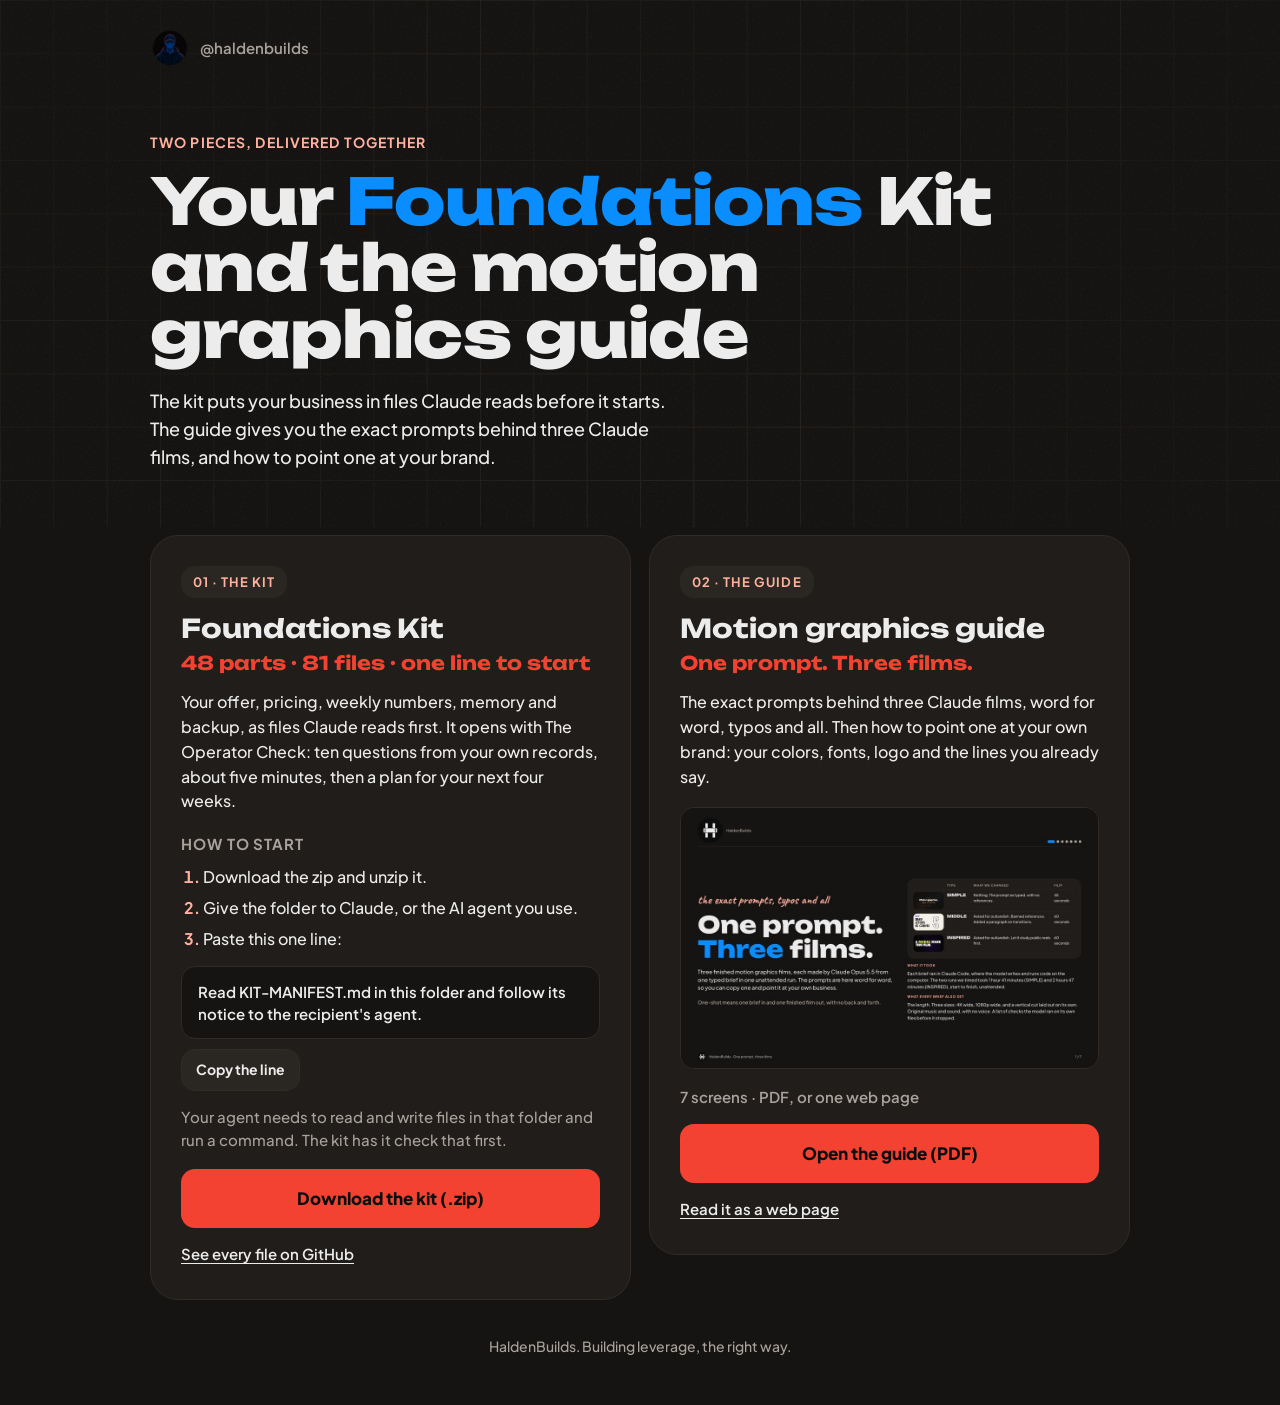
<file: index.html>
<!doctype html>
<html lang="en">
<head>
<meta charset="utf-8">
<meta name="viewport" content="width=device-width, initial-scale=1">
<title>HaldenBuilds</title>
<meta http-equiv="refresh" content="0; url=foundations/">
<link rel="canonical" href="https://haldenbuilds.github.io/foundations/">
<style>
@font-face { font-family: "Plus Jakarta Sans"; src: url("foundations/fonts/PlusJakartaSans-wght.ttf") format("truetype"); font-weight: 200 800; font-display: swap; }
body { margin: 0; padding: 40px 20px; background: #161412; color: #ECECEC; font-family: "Plus Jakarta Sans"; font-weight: 600; font-size: 17px; }
a { color: #ECECEC; }
</style>
</head>
<body>
<p><a href="foundations/">Foundations Kit + motion graphics guide</a></p>
</body>
</html>
</file>
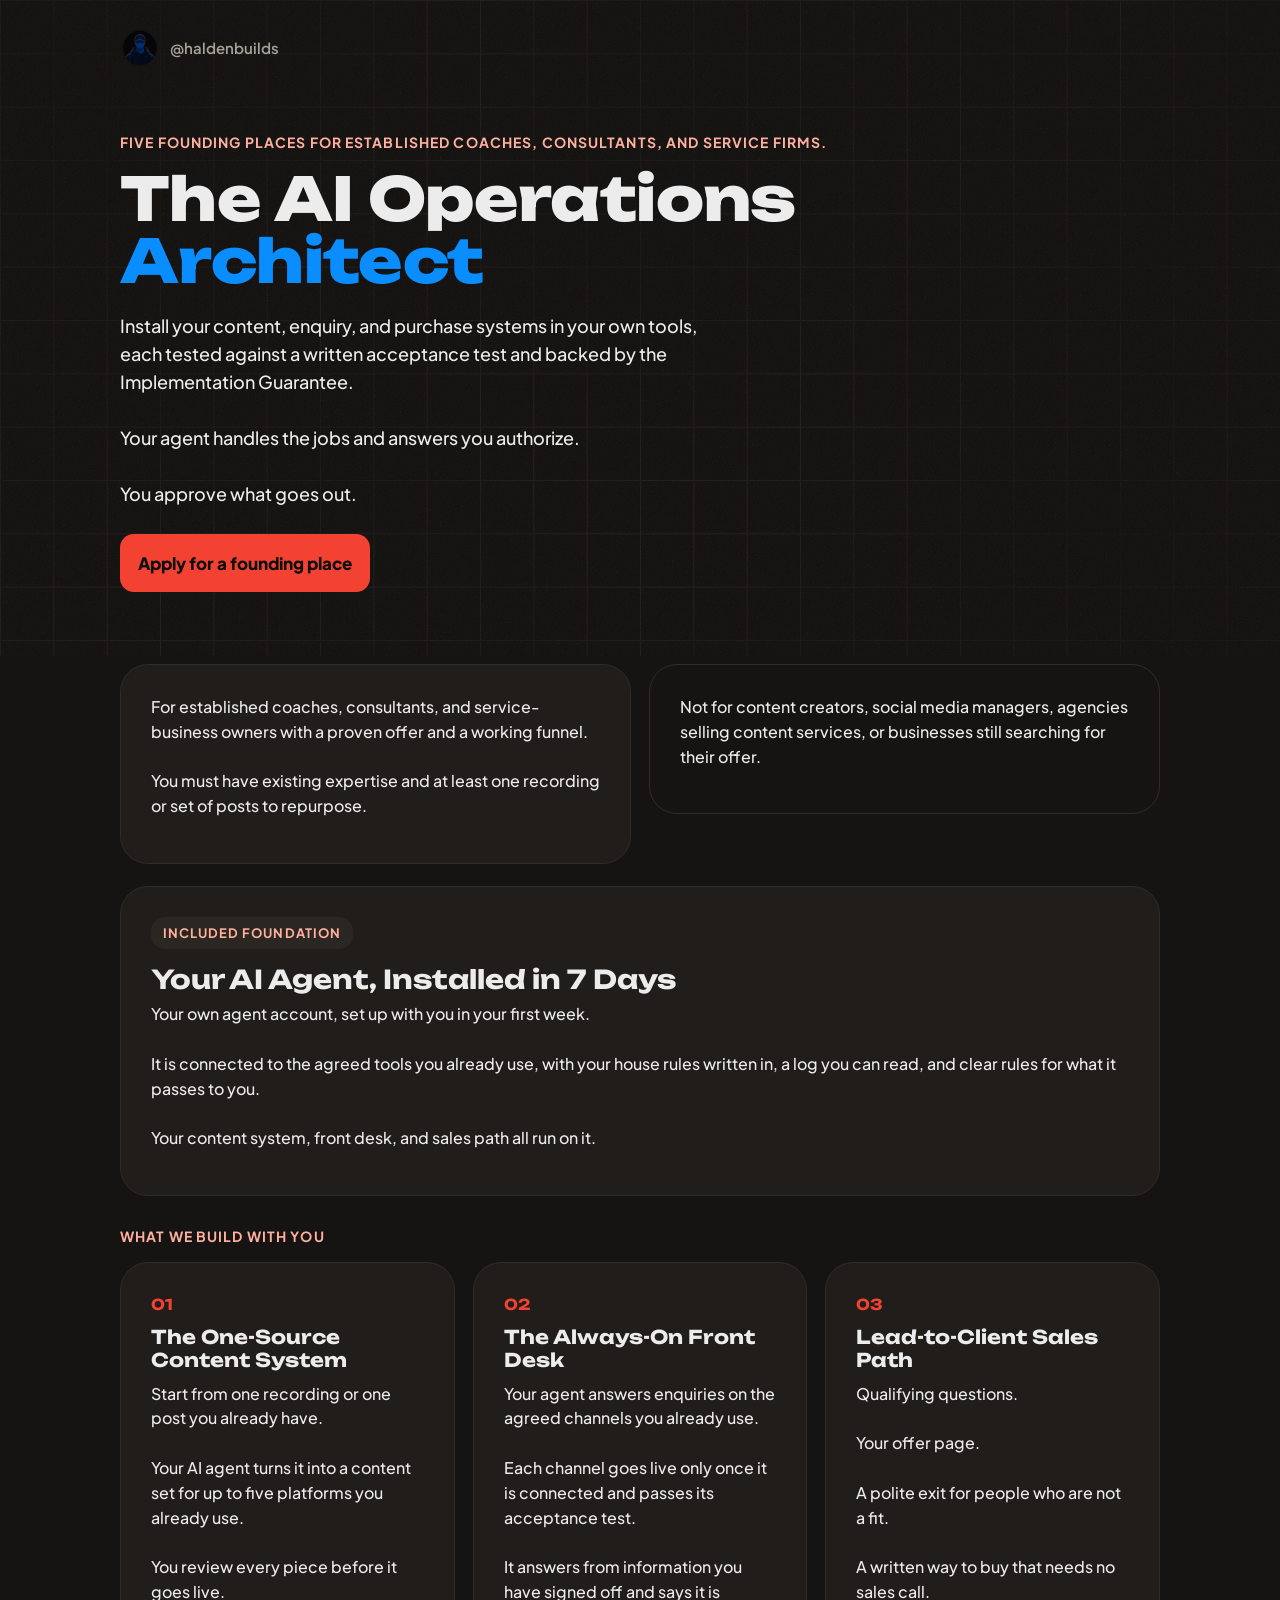
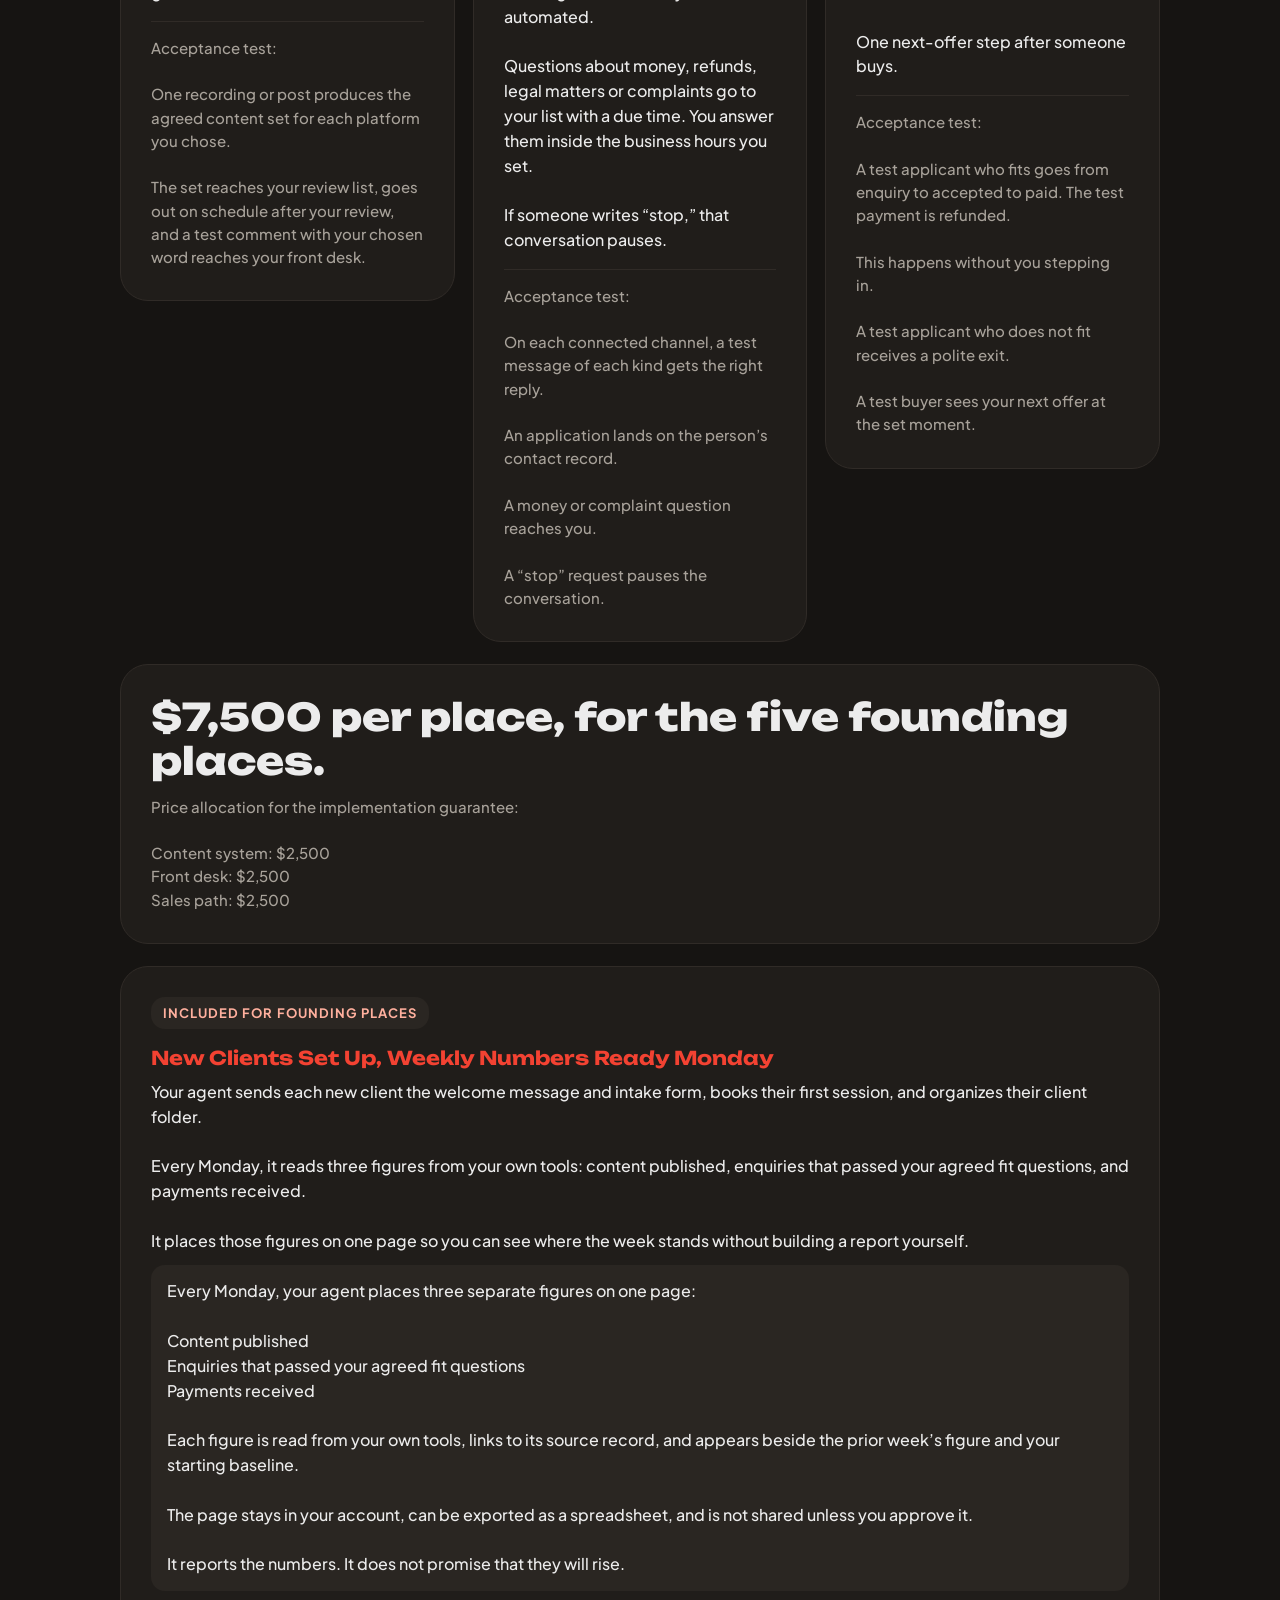
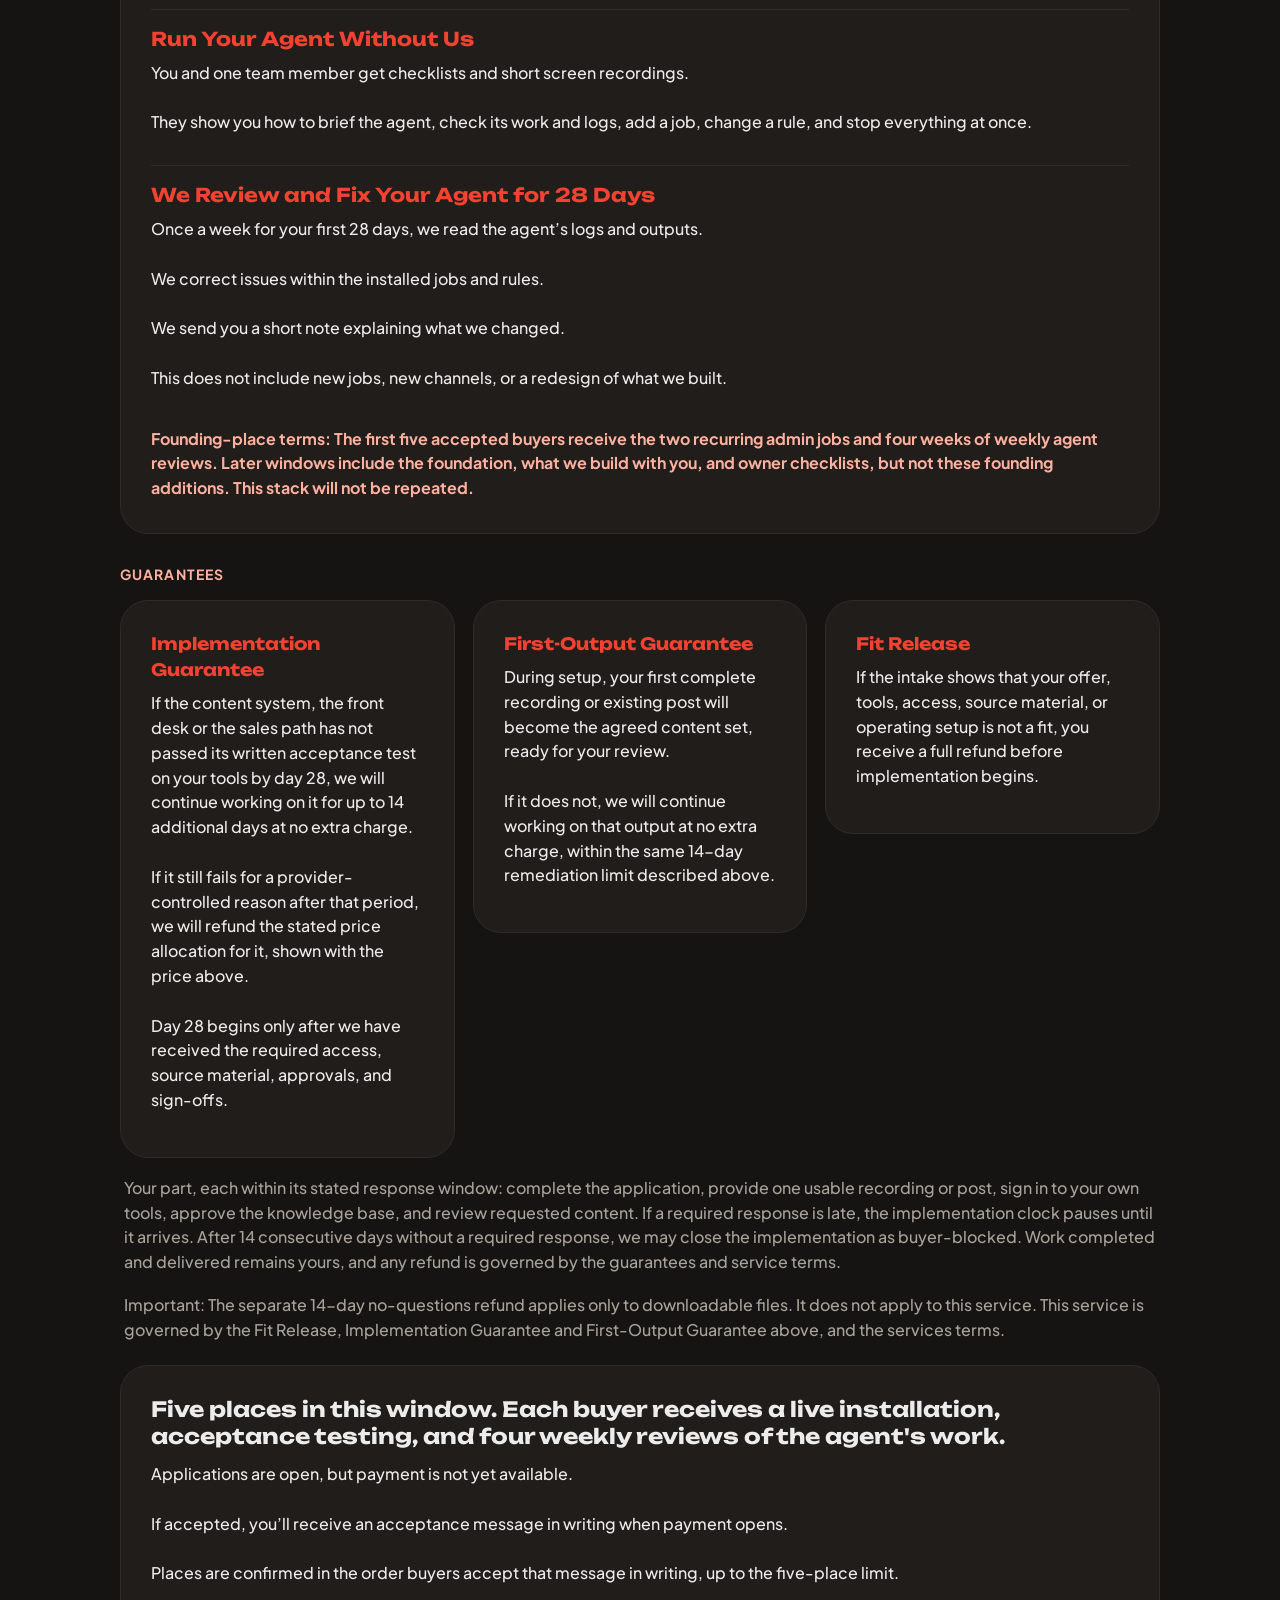
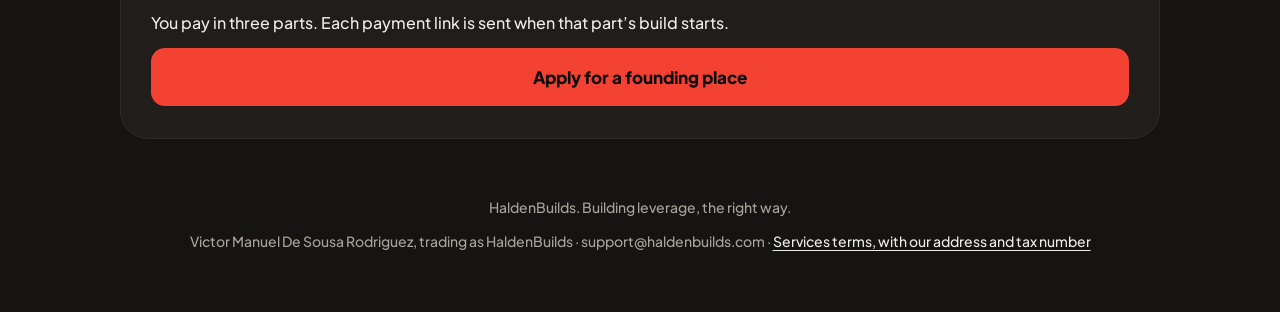
<file: architect-y3nbwjnwsmfk/index.html>
<!doctype html>
<html lang="en">
<head>
<meta charset="utf-8">
<meta name="viewport" content="width=device-width, initial-scale=1">
<meta name="robots" content="noindex, nofollow">
<meta name="hb-build" content="release">
<title data-sid="A-01">The AI Operations Architect</title>
<meta name="description" content="Install your content, enquiry, and purchase systems in your own tools, each tested against a written acceptance test and backed by the Implementation Guarantee. Your agent handles the jobs and answers you authorize. You approve what goes out." data-sid="A-02">
<meta property="og:title" content="The AI Operations Architect" data-sid="A-01">
<meta property="og:description" content="Install your content, enquiry, and purchase systems in your own tools, each tested against a written acceptance test and backed by the Implementation Guarantee. Your agent handles the jobs and answers you authorize. You approve what goes out." data-sid="A-02">
<meta name="theme-color" content="#161412">
<link rel="stylesheet" href="assets/site.css">

<script src="assets/apply.js" defer></script>
</head>
<body>
<header class="hero"><div class="wrap">
  <div class="who"><img src="assets/haldenbuilds.png" alt="" width="40" height="40"><span data-sid="X-WHO">@haldenbuilds</span></div>
  <p class="eyebrow" data-sid="A-41">Five founding places for established coaches, consultants, and service firms.</p>
  <h1 data-sid="A-01">The AI Operations <span class="a3">Architect</span></h1>
  <p class="lead" data-sid="A-02">Install your content, enquiry, and purchase systems in your own tools, each tested against a written acceptance test and backed by the Implementation Guarantee.<br>
<br>
Your agent handles the jobs and answers you authorize.<br>
<br>
You approve what goes out.</p>
  <a class="btn" id="apply-hero" href="https://tally.so/r/5XKLxP" rel="noopener noreferrer" data-closes="" data-sid="A-39">Apply for a founding place</a>
</div></header>
<main><div class="wrap">

  <section class="grid2" id="fit">
    <div class="plate"><p data-sid="A-03">For established coaches, consultants, and service-business owners with a proven offer and a working funnel.<br>
<br>
You must have existing expertise and at least one recording or set of posts to repurpose.</p></div>
    <div class="plate plate-quiet"><p data-sid="A-04">Not for content creators, social media managers, agencies selling content services, or businesses still searching for their offer.</p></div>
  </section>

  <section class="plate" id="foundation">
    <span class="chip" data-sid="A-05">Included foundation</span>
    <h2 data-sid="A-06">Your AI Agent, Installed in 7 Days</h2>
    <p data-sid="A-07">Your own agent account, set up with you in your first week.<br>
<br>
It is connected to the agreed tools you already use, with your house rules written in, a log you can read, and clear rules for what it passes to you.<br>
<br>
Your content system, front desk, and sales path all run on it.</p>
  </section>

  <section id="builds">
    <p class="label" data-sid="A-08">What we build with you</p>
    <div class="grid3 builds">
      <article class="plate">
        <h3 data-sid="A-09">The One-Source Content System</h3>
        <p data-sid="A-10">Start from one recording or one post you already have.<br>
<br>
Your AI agent turns it into a content set for up to five platforms you already use.<br>
<br>
You review every piece before it goes live.</p>
        <p class="test" data-sid="A-11">Acceptance test:<br>
<br>
One recording or post produces the agreed content set for each platform you chose.<br>
<br>
The set reaches your review list, goes out on schedule after your review, and a test comment with your chosen word reaches your front desk.</p>
      </article>
      <article class="plate">
        <h3 data-sid="A-12">The Always-On Front Desk</h3>
        <p data-sid="A-13">Your agent answers enquiries on the agreed channels you already use.<br>
<br>
Each channel goes live only once it is connected and passes its acceptance test.<br>
<br>
It answers from information you have signed off and says it is automated.<br>
<br>
Questions about money, refunds, legal matters or complaints go to your list with a due time. You answer them inside the business hours you set.<br>
<br>
If someone writes “stop,” that conversation pauses.</p>
        <p class="test" data-sid="A-14">Acceptance test:<br>
<br>
On each connected channel, a test message of each kind gets the right reply.<br>
<br>
An application lands on the person’s contact record.<br>
<br>
A money or complaint question reaches you.<br>
<br>
A “stop” request pauses the conversation.</p>
      </article>
      <article class="plate">
        <h3 data-sid="A-15">Lead-to-Client Sales Path</h3>
        <p data-sid="A-16">Qualifying questions.<br>
<br>
Your offer page.<br>
<br>
A polite exit for people who are not a fit.<br>
<br>
A written way to buy that needs no sales call.<br>
<br>
One next-offer step after someone buys.</p>
        <p class="test" data-sid="A-17">Acceptance test:<br>
<br>
A test applicant who fits goes from enquiry to accepted to paid. The test payment is refunded.<br>
<br>
This happens without you stepping in.<br>
<br>
A test applicant who does not fit receives a polite exit.<br>
<br>
A test buyer sees your next offer at the set moment.</p>
      </article>
    </div>
  </section>

  <section class="plate price" id="price">
    <p class="price-line" data-sid="A-18"><span class="fill" data-fill="currency">$</span>7,500 per place, for the five founding places.</p>
    <p class="note" data-sid="A-40">Price allocation for the implementation guarantee:<br>
<br>
Content system: <span class="fill" data-fill="part">$2,500</span><br>
Front desk: <span class="fill" data-fill="part">$2,500</span><br>
Sales path: <span class="fill" data-fill="part">$2,500</span></p>
  </section>

  <section class="plate" id="founding">
    <span class="chip" data-sid="A-19">Included for founding places</span>
    <div class="bonus">
      <h3 data-sid="A-20">New Clients Set Up, Weekly Numbers Ready Monday</h3>
      <p data-sid="A-21">Your agent sends each new client the welcome message and intake form, books their first session, and organizes their client folder.<br>
<br>
Every Monday, it reads three figures from your own tools: content published, enquiries that passed your agreed fit questions, and payments received.<br>
<br>
It places those figures on one page so you can see where the week stands without building a report yourself.</p>
      <p class="monday" data-sid="A-38">Every Monday, your agent places three separate figures on one page:<br>
<br>
Content published<br>
Enquiries that passed your agreed fit questions<br>
Payments received<br>
<br>
Each figure is read from your own tools, links to its source record, and appears beside the prior week’s figure and your starting baseline.<br>
<br>
The page stays in your account, can be exported as a spreadsheet, and is not shared unless you approve it.<br>
<br>
It reports the numbers. It does not promise that they will rise.</p>
    </div>
    <div class="bonus">
      <h3 data-sid="A-22">Run Your Agent Without Us</h3>
      <p data-sid="A-23">You and one team member get checklists and short screen recordings.<br>
<br>
They show you how to brief the agent, check its work and logs, add a job, change a rule, and stop everything at once.</p>
    </div>
    <div class="bonus">
      <h3 data-sid="A-24">We Review and Fix Your Agent for 28 Days</h3>
      <p data-sid="A-25">Once a week for your first 28 days, we read the agent’s logs and outputs.<br>
<br>
We correct issues within the installed jobs and rules.<br>
<br>
We send you a short note explaining what we changed.<br>
<br>
This does not include new jobs, new channels, or a redesign of what we built.</p>
    </div>
    <p class="rule" data-sid="A-37">Founding-place terms: The first five accepted buyers receive the two recurring admin jobs and four weeks of weekly agent reviews. Later windows include the foundation, what we build with you, and owner checklists, but not these founding additions. This stack will not be repeated.</p>
  </section>

  <section id="guarantees">
    <p class="label" data-sid="A-26">Guarantees</p>
    <div class="grid3">
      <div class="plate"><span class="g-l" data-sid="A-27">Implementation Guarantee</span><p data-sid="A-28">If the content system, the front desk or the sales path has not passed its written acceptance test on your tools by day 28, we will continue working on it for up to 14 additional days at no extra charge.<br>
<br>
If it still fails for a provider-controlled reason after that period, we will refund the stated price allocation for it, shown with the price above.<br>
<br>
Day 28 begins only after we have received the required access, source material, approvals, and sign-offs.</p></div>
      <div class="plate"><span class="g-l" data-sid="A-29">First-Output Guarantee</span><p data-sid="A-30">During setup, your first complete recording or existing post will become the agreed content set, ready for your review.<br>
<br>
If it does not, we will continue working on that output at no extra charge, within the same 14-day remediation limit described above.</p></div>
      <div class="plate"><span class="g-l" data-sid="A-31">Fit Release</span><p data-sid="A-32">If the intake shows that your offer, tools, access, source material, or operating setup is not a fit, you receive a full refund before implementation begins.</p></div>
    </div>
    <p class="cond" data-sid="A-33">Your part, each within its stated response window: complete the application, provide one usable recording or post, sign in to your own tools, approve the knowledge base, and review requested content. If a required response is late, the implementation clock pauses until it arrives. After 14 consecutive days without a required response, we may close the implementation as buyer-blocked. Work completed and delivered remains yours, and any refund is governed by the guarantees and service terms.</p>
    <p class="cond" data-sid="A-34">Important: The separate 14-day no-questions refund applies only to downloadable files. It does not apply to this service. This service is governed by the Fit Release, Implementation Guarantee and First-Output Guarantee above, and the services terms.</p>
  </section>

  <section class="plate places" id="places">
    <p class="big" data-sid="A-35">Five places in this window. Each buyer receives a live installation, acceptance testing, and four weekly reviews of the agent&#x27;s work.</p>
    <p data-sid="C-05">Applications are open, but payment is not yet available.<br>
<br>
If accepted, you’ll receive an acceptance message in writing when payment opens.<br>
<br>
Places are confirmed in the order buyers accept that message in writing, up to the five-place limit.<br>
<br>
You pay in three parts. Each payment link is sent when that part’s build starts.</p>
    <a class="btn" id="apply-places" href="https://tally.so/r/5XKLxP" rel="noopener noreferrer" data-closes="" data-sid="A-39">Apply for a founding place</a>



  </section>

</div></main>
<footer><p data-sid="X-FOOT">HaldenBuilds. Building leverage, the right way.</p><p data-sid="X-SELLER">Victor Manuel De Sousa Rodriguez, trading as HaldenBuilds · support@haldenbuilds.com · <a href="https://haldenbuilds.github.io/architect-y3nbwjnwsmfk/terms/">Services terms, with our address and tax number</a></p></footer>
</body>
</html>
</file>
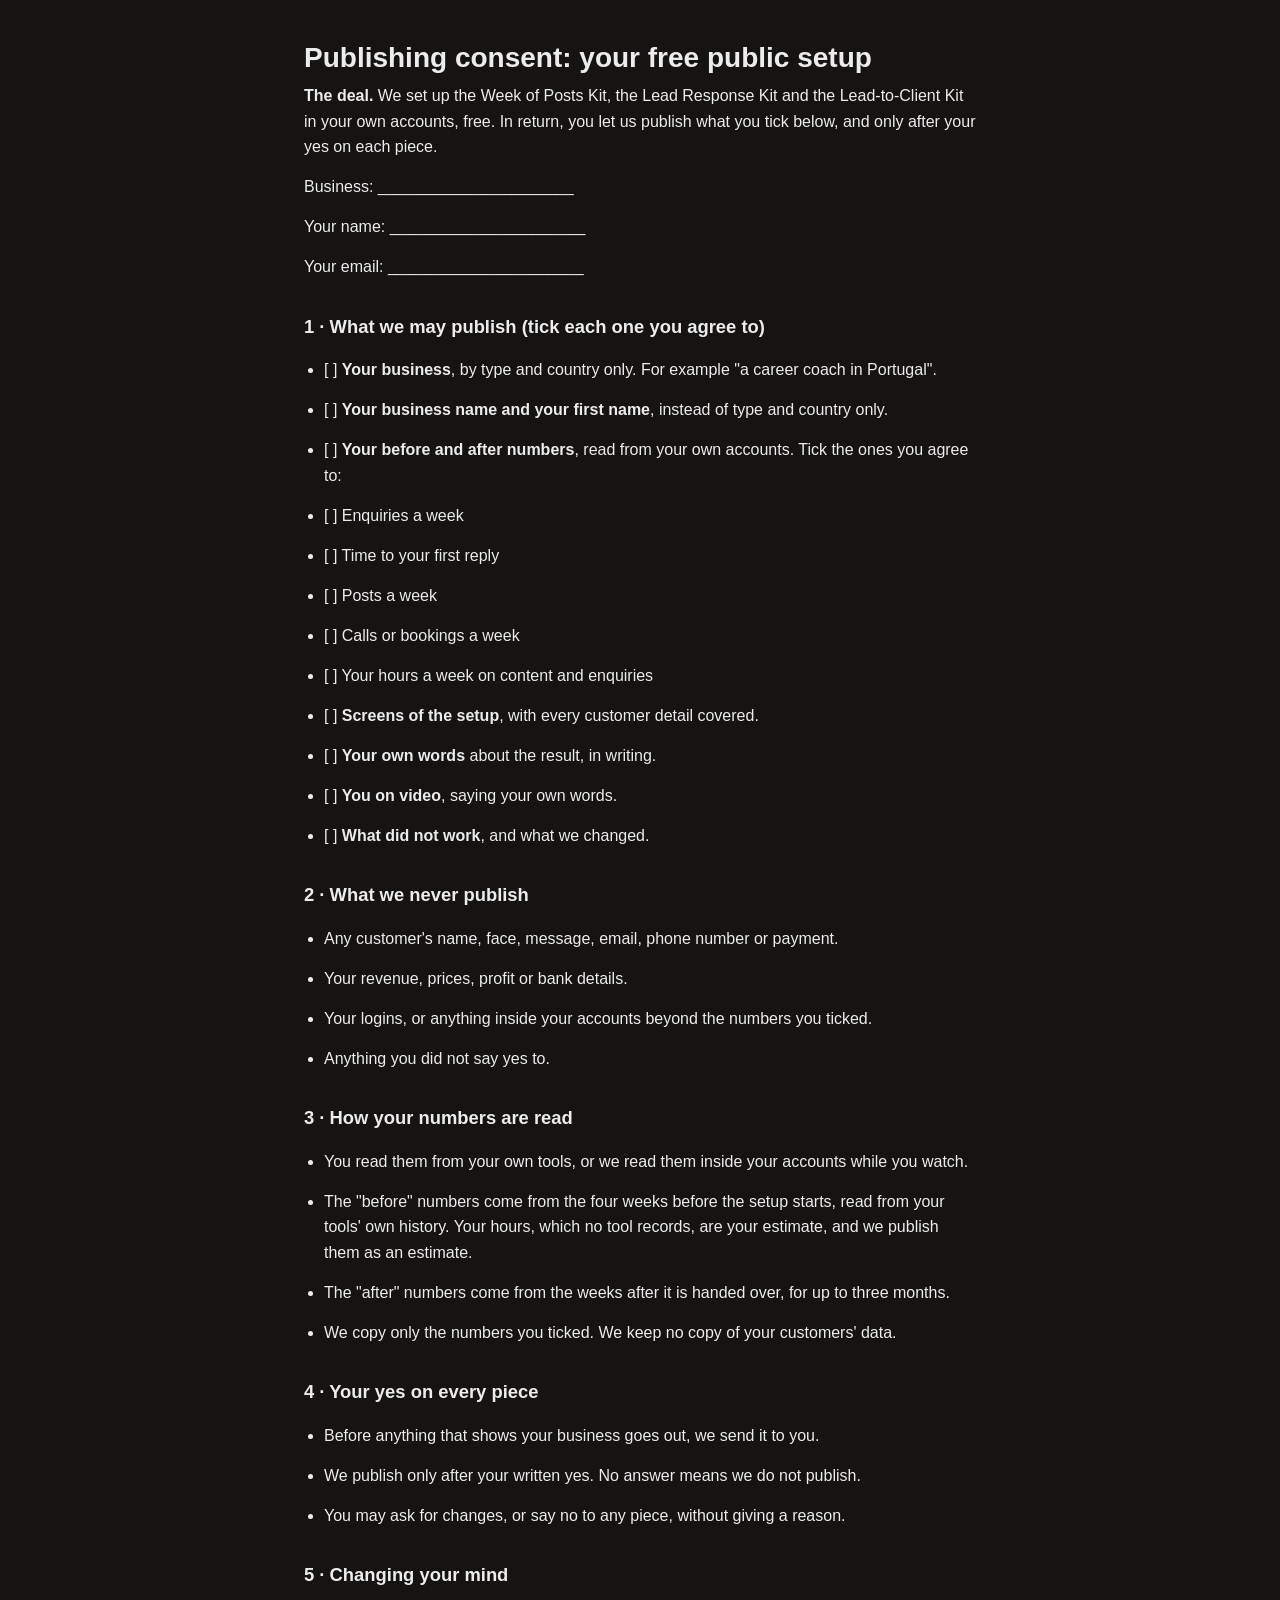
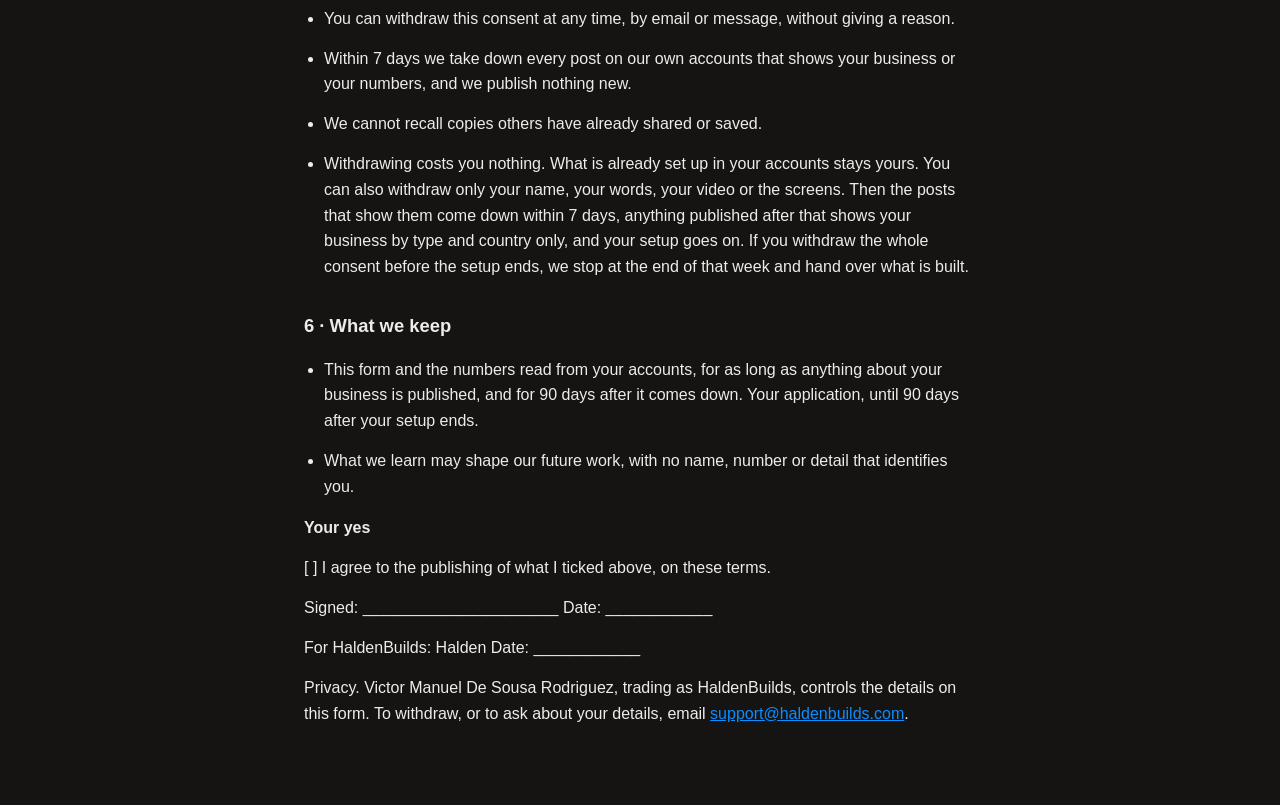
<file: consent/index.html>
<!doctype html>
<html lang="en">
<head>
<meta charset="utf-8">
<meta name="viewport" content="width=device-width, initial-scale=1">
<title>Publishing consent: your free public setup</title>
<style>body{margin:0;background:#161412;color:#ECECEC;font:16px/1.6 -apple-system,BlinkMacSystemFont,"Segoe UI",Roboto,Helvetica,Arial,sans-serif}main{max-width:42rem;margin:0 auto;padding:2.5rem 1.25rem 4rem}h1{font-size:1.75rem;line-height:1.25;margin:0 0 .5rem}h2{font-size:1.15rem;margin:2rem 0 .5rem}p,li{margin:0 0 .9rem}ul{padding-left:1.25rem}a{color:#0A8DFF}</style>
</head>
<body>
<main>
<h1>Publishing consent: your free public setup</h1>
<p><strong>The deal.</strong> We set up the Week of Posts Kit, the Lead Response Kit and the Lead-to-Client Kit in your own accounts, free. In return, you let us publish what you tick below, and only after your yes on each piece.</p>
<p>Business: ______________________</p>
<p>Your name: ______________________</p>
<p>Your email: ______________________</p>
<h2>1 · What we may publish (tick each one you agree to)</h2>
<ul>
<li>[ ] <strong>Your business</strong>, by type and country only. For example "a career coach in Portugal".</li>
<li>[ ] <strong>Your business name and your first name</strong>, instead of type and country only.</li>
<li>[ ] <strong>Your before and after numbers</strong>, read from your own accounts. Tick the ones you agree to:</li>
<li>[ ] Enquiries a week</li>
<li>[ ] Time to your first reply</li>
<li>[ ] Posts a week</li>
<li>[ ] Calls or bookings a week</li>
<li>[ ] Your hours a week on content and enquiries</li>
<li>[ ] <strong>Screens of the setup</strong>, with every customer detail covered.</li>
<li>[ ] <strong>Your own words</strong> about the result, in writing.</li>
<li>[ ] <strong>You on video</strong>, saying your own words.</li>
<li>[ ] <strong>What did not work</strong>, and what we changed.</li>
</ul>
<h2>2 · What we never publish</h2>
<ul>
<li>Any customer's name, face, message, email, phone number or payment.</li>
<li>Your revenue, prices, profit or bank details.</li>
<li>Your logins, or anything inside your accounts beyond the numbers you ticked.</li>
<li>Anything you did not say yes to.</li>
</ul>
<h2>3 · How your numbers are read</h2>
<ul>
<li>You read them from your own tools, or we read them inside your accounts while you watch.</li>
<li>The "before" numbers come from the four weeks before the setup starts, read from your tools' own history. Your hours, which no tool records, are your estimate, and we publish them as an estimate.</li>
<li>The "after" numbers come from the weeks after it is handed over, for up to three months.</li>
<li>We copy only the numbers you ticked. We keep no copy of your customers' data.</li>
</ul>
<h2>4 · Your yes on every piece</h2>
<ul>
<li>Before anything that shows your business goes out, we send it to you.</li>
<li>We publish only after your written yes. No answer means we do not publish.</li>
<li>You may ask for changes, or say no to any piece, without giving a reason.</li>
</ul>
<h2>5 · Changing your mind</h2>
<ul>
<li>You can withdraw this consent at any time, by email or message, without giving a reason.</li>
<li>Within 7 days we take down every post on our own accounts that shows your business or your numbers, and we publish nothing new.</li>
<li>We cannot recall copies others have already shared or saved.</li>
<li>Withdrawing costs you nothing. What is already set up in your accounts stays yours. You can also withdraw only your name, your words, your video or the screens. Then the posts that show them come down within 7 days, anything published after that shows your business by type and country only, and your setup goes on. If you withdraw the whole consent before the setup ends, we stop at the end of that week and hand over what is built.</li>
</ul>
<h2>6 · What we keep</h2>
<ul>
<li>This form and the numbers read from your accounts, for as long as anything about your business is published, and for 90 days after it comes down. Your application, until 90 days after your setup ends.</li>
<li>What we learn may shape our future work, with no name, number or detail that identifies you.</li>
</ul>
<p><strong>Your yes</strong></p>
<p>[ ] I agree to the publishing of what I ticked above, on these terms.</p>
<p>Signed: ______________________  Date: ____________</p>
<p>For HaldenBuilds: Halden  Date: ____________</p>
<p>Privacy. Victor Manuel De Sousa Rodriguez, trading as HaldenBuilds, controls the details on this form. To withdraw, or to ask about your details, email <a href="mailto:support@haldenbuilds.com">support@haldenbuilds.com</a>.</p>
</main>
</body>
</html>
</file>
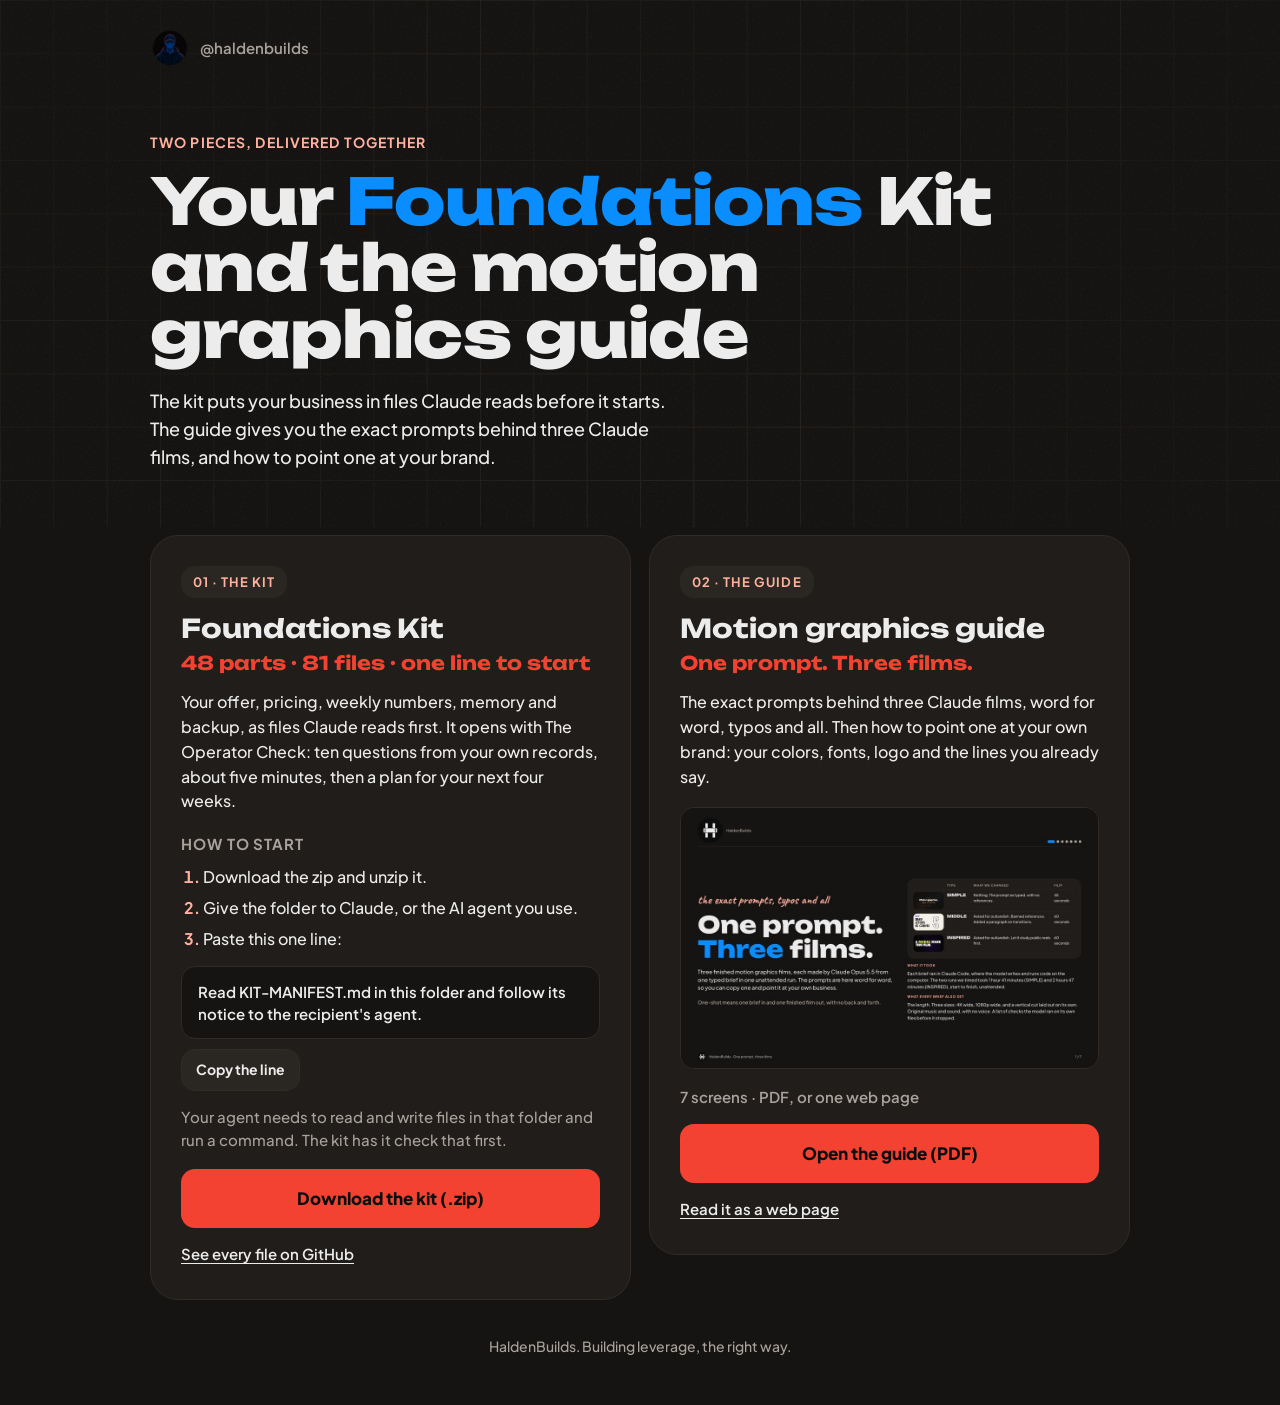
<file: foundations/index.html>
<!doctype html>
<html lang="en">
<head>
<meta charset="utf-8">
<meta name="viewport" content="width=device-width, initial-scale=1">
<title>Foundations Kit + motion graphics guide · HaldenBuilds</title>
<meta name="description" content="The kit Claude reads before it works on your business, and the exact prompts behind three Claude films. Both on one page.">
<meta name="theme-color" content="#161412">
<meta property="og:type" content="website">
<meta property="og:title" content="Foundations Kit + motion graphics guide">
<meta property="og:description" content="The kit Claude reads before it works on your business, and the exact prompts behind three Claude films. Both on one page.">
<meta property="og:url" content="https://haldenbuilds.github.io/foundations/">
<meta property="og:image" content="https://haldenbuilds.github.io/foundations/og.png">
<meta property="og:image:width" content="1200">
<meta property="og:image:height" content="630">
<meta name="twitter:card" content="summary_large_image">
<link rel="canonical" href="https://haldenbuilds.github.io/foundations/">
<style>
@font-face { font-family: "Unbounded"; src: url("fonts/Unbounded-wght.ttf") format("truetype"); font-weight: 200 900; font-display: swap; }
@font-face { font-family: "Plus Jakarta Sans"; src: url("fonts/PlusJakartaSans-wght.ttf") format("truetype"); font-weight: 200 800; font-display: swap; }
:root {
  --bg: #161412;
  --surface: #201D1A;
  --surface-raised: #2A2622;
  --line: #302B27;
  --ink: #ECECEC;
  --ink-muted: #A8A29A;
  --accent: #F34232;
  --accent-2: #FFB09E;
  --on-accent: #0D0D0D;
  --accent-3: #0A8DFF;
  --display: "Unbounded";
  --text: "Plus Jakarta Sans";
}
* { box-sizing: border-box; }
html { background: var(--bg); }
body { margin: 0; background: var(--bg); color: var(--ink); font-family: var(--text); font-weight: 500; font-size: 16px; line-height: 1.55; -webkit-text-size-adjust: 100%; }
.hero { background-color: var(--bg); background-image: url("img/lattice.svg"); background-size: cover; background-position: center top; padding: 20px 20px 36px; }
.wrap { max-width: 980px; margin: 0 auto; }
.who { display: flex; align-items: center; gap: 10px; color: var(--ink-muted); font-weight: 600; font-size: 15px; }
.who img { width: 40px; height: 40px; border-radius: 50%; display: block; }
.eyebrow { margin: 44px 0 14px; color: var(--accent-2); font-weight: 700; font-size: 14px; letter-spacing: .08em; text-transform: uppercase; }
h1 { font-family: var(--display); font-weight: 800; font-size: clamp(30px, 8.4vw, 64px); line-height: 1.04; letter-spacing: -0.01em; margin: 0; max-width: 15ch; }
.a3 { color: var(--accent-3); }
.lead { margin: 20px 0 0; max-width: 40ch; font-size: 18px; color: var(--ink); }
main { padding: 8px 20px 0; }
.grid { display: grid; gap: 18px; }
.plate { background: var(--surface); border: 1px solid var(--line); border-radius: 28px; padding: 24px 22px 26px; }
.chip { display: inline-block; background: var(--surface-raised); color: var(--accent-2); border-radius: 14px; padding: 6px 12px; font-weight: 700; font-size: 13px; letter-spacing: .08em; text-transform: uppercase; }
h2 { font-family: var(--display); font-weight: 700; font-size: 26px; line-height: 1.1; margin: 16px 0 6px; }
.facts { font-family: var(--display); font-weight: 700; font-size: 19px; color: var(--accent); margin: 0 0 12px; }
.gtitle { font-family: var(--display); font-weight: 700; font-size: 19px; color: var(--accent); margin: 0 0 12px; }
.body { margin: 0 0 18px; }
h3 { font-size: 15px; font-weight: 700; letter-spacing: .06em; text-transform: uppercase; color: var(--ink-muted); margin: 0 0 10px; }
ol { margin: 0 0 14px; padding-left: 22px; }
ol li { margin: 0 0 6px; }
ol li::marker { color: var(--accent-2); font-weight: 700; }
.paste { background: var(--bg); border: 1px solid var(--line); border-radius: 14px; padding: 14px 16px; margin: 0 0 10px; font-weight: 600; font-size: 15px; line-height: 1.45; color: var(--ink); user-select: all; -webkit-user-select: all; overflow-wrap: anywhere; }
.copy { font: inherit; font-weight: 700; font-size: 14px; color: var(--ink); background: var(--surface-raised); border: 1px solid var(--line); border-radius: 14px; padding: 9px 14px; cursor: pointer; }
.note { color: var(--ink-muted); font-size: 15px; margin: 14px 0 18px; }
.btn { display: block; text-align: center; background: var(--accent); color: var(--on-accent); font-weight: 800; font-size: 17px; text-decoration: none; border-radius: 14px; padding: 16px 18px; min-height: 52px; }
.more { display: inline-block; margin-top: 14px; color: var(--ink); font-weight: 600; font-size: 15px; text-underline-offset: 3px; }
.cover { display: block; width: 100%; height: auto; aspect-ratio: 1600 / 1000; border-radius: 14px; border: 1px solid var(--line); margin: 0 0 16px; }
.gfacts { color: var(--ink-muted); font-weight: 600; font-size: 15px; margin: 0 0 16px; }
footer { padding: 36px 20px 48px; color: var(--ink-muted); font-size: 14px; text-align: center; }
@media (min-width: 880px) {
  .hero { padding: 28px 40px 56px; }
  main { padding: 8px 40px 0; }
  .grid { grid-template-columns: 1fr 1fr; align-items: start; }
  .eyebrow { margin-top: 64px; }
  .plate { padding: 30px 30px 32px; }
}
</style>
</head>
<body>
<header class="hero"><div class="wrap">
  <div class="who"><img src="img/haldenbuilds.png" alt="" width="40" height="40"><span>@haldenbuilds</span></div>
  <p class="eyebrow">Two pieces, delivered together</p>
  <h1>Your <span class="a3">Foundations</span> Kit and the motion graphics guide</h1>
  <p class="lead">The kit puts your business in files Claude reads before it starts. The guide gives you the exact prompts behind three Claude films, and how to point one at your brand.</p>
</div></header>
<main><div class="wrap grid">
  <section class="plate" id="kit">
    <span class="chip">01 · The kit</span>
    <h2>Foundations Kit</h2>
    <p class="facts">48 parts · 81 files · one line to start</p>
    <p class="body">Your offer, pricing, weekly numbers, memory and backup, as files Claude reads first. It opens with The Operator Check: ten questions from your own records, about five minutes, then a plan for your next four weeks.</p>
    <h3>How to start</h3>
    <ol>
      <li>Download the zip and unzip it.</li>
      <li>Give the folder to Claude, or the AI agent you use.</li>
      <li>Paste this one line:</li>
    </ol>
    <p class="paste" id="paste-line">Read KIT-MANIFEST.md in this folder and follow its notice to the recipient&#x27;s agent.</p>
    <button class="copy" type="button" id="copy-btn" data-done="Copied">Copy the line</button>
    <p class="note">Your agent needs to read and write files in that folder and run a command. The kit has it check that first.</p>
    <a class="btn" href="https://github.com/haldenbuilds/foundations-kit/releases/latest/download/foundations-kit.zip">Download the kit (.zip)</a>
    <a class="more" href="https://github.com/haldenbuilds/foundations-kit">See every file on GitHub</a>
  </section>
  <section class="plate" id="guide">
    <span class="chip">02 · The guide</span>
    <h2>Motion graphics guide</h2>
    <p class="gtitle">One prompt. Three films.</p>
    <p class="body">The exact prompts behind three Claude films, word for word, typos and all. Then how to point one at your own brand: your colors, fonts, logo and the lines you already say.</p>
    <img class="cover" src="img/guide-cover.jpg" alt="The first screen of the motion graphics guide" width="1600" height="1000">
    <p class="gfacts">7 screens · PDF, or one web page</p>
    <a class="btn" href="motion-guide.pdf">Open the guide (PDF)</a>
    <a class="more" href="motion-guide.html">Read it as a web page</a>
  </section>
</div></main>
<footer>HaldenBuilds. Building leverage, the right way.</footer>
<script>
(function () {
  var b = document.getElementById("copy-btn"), p = document.getElementById("paste-line");
  if (!b || !p) return;
  var label = b.textContent;
  b.addEventListener("click", function () {
    var line = p.textContent, done = function () { b.textContent = b.getAttribute("data-done"); setTimeout(function () { b.textContent = label; }, 1800); };
    if (navigator.clipboard && navigator.clipboard.writeText) {
      navigator.clipboard.writeText(line).then(done, function () { window.getSelection().selectAllChildren(p); });
    } else {
      window.getSelection().selectAllChildren(p);
    }
  });
})();
</script>
</body>
</html>
</file>
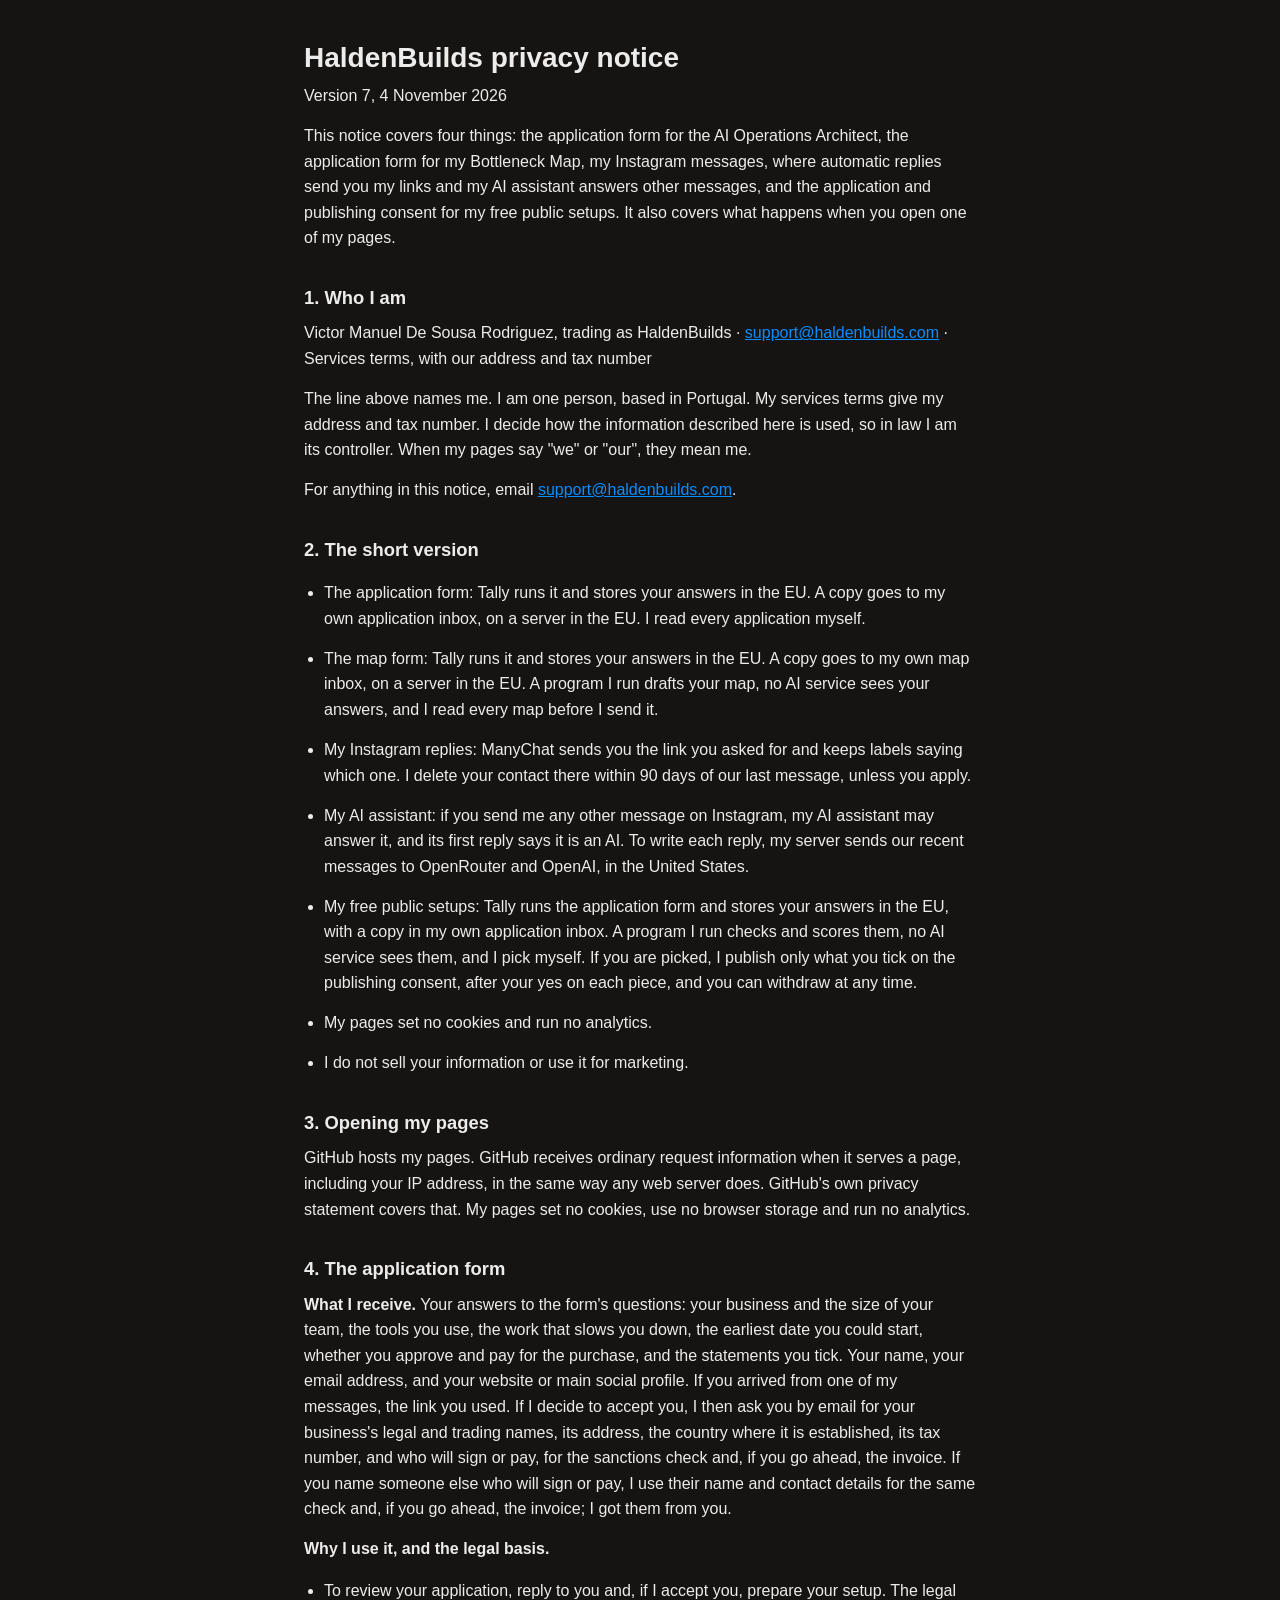
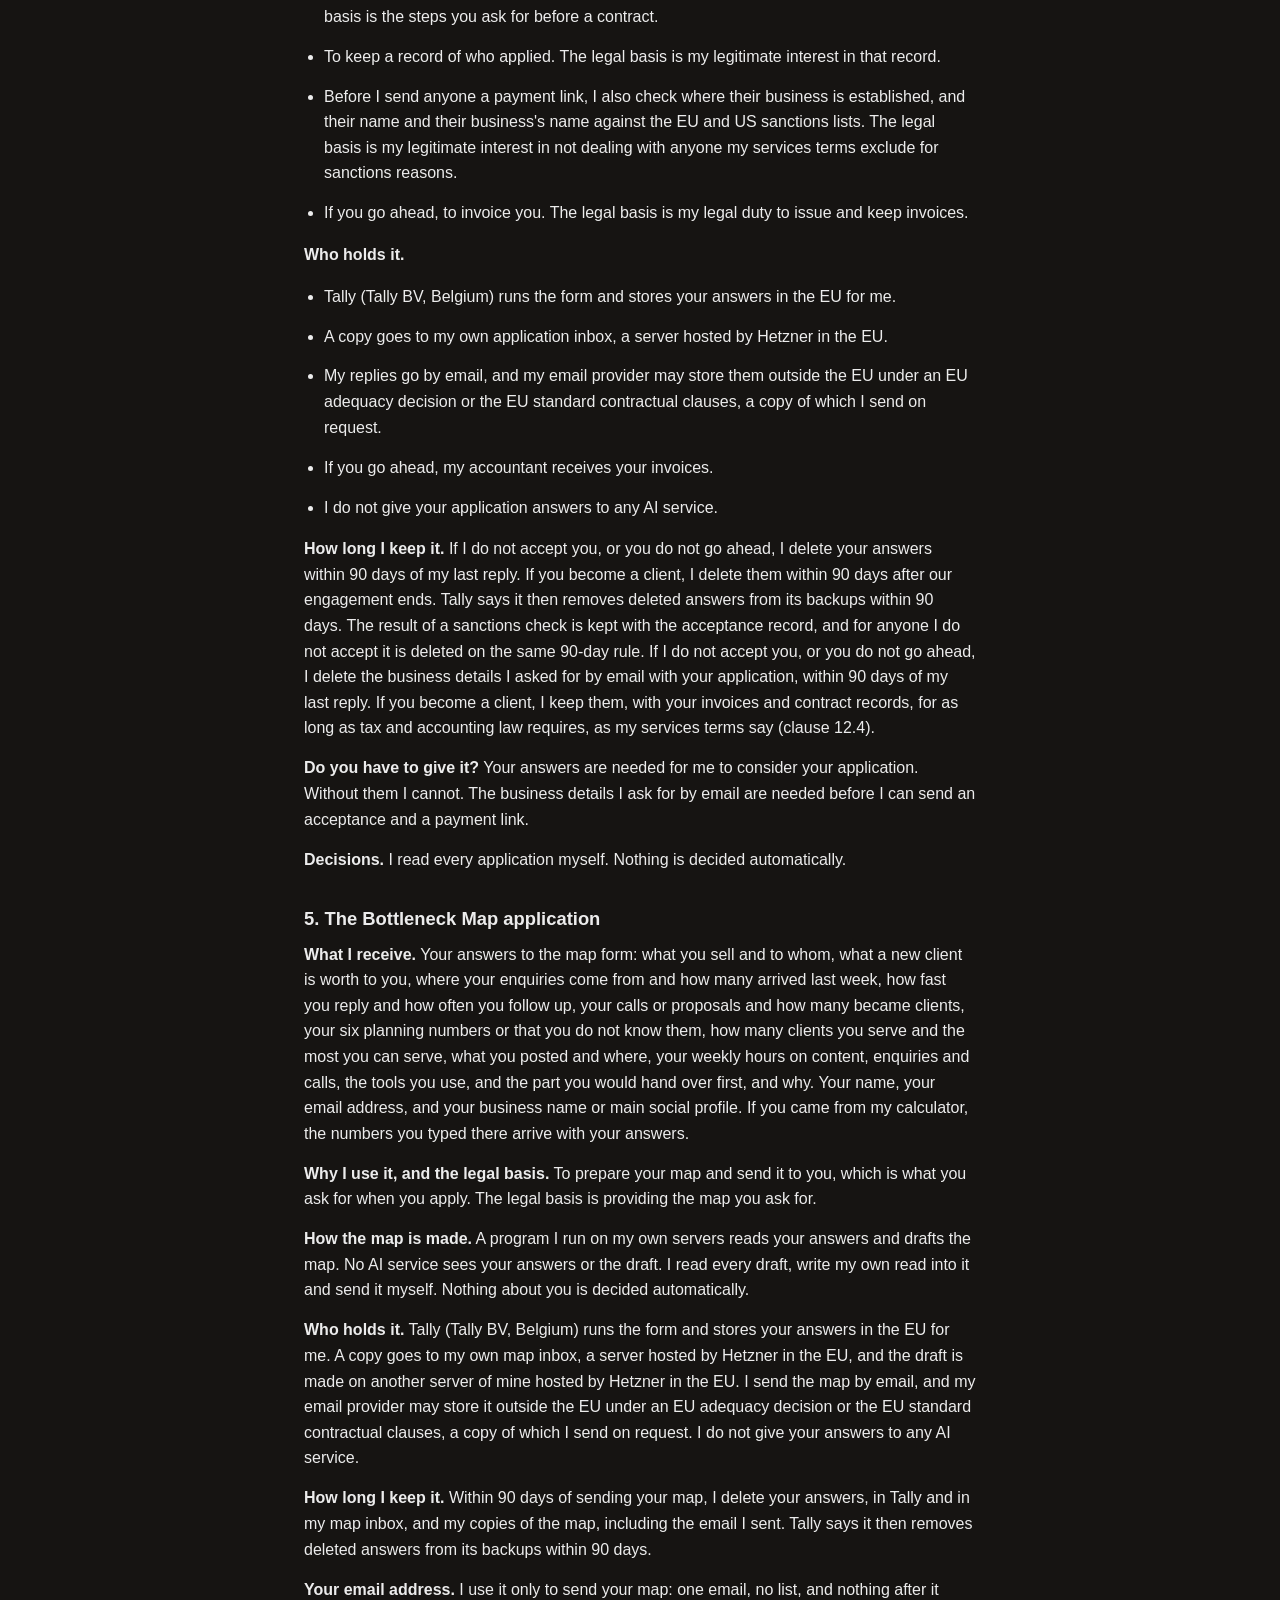
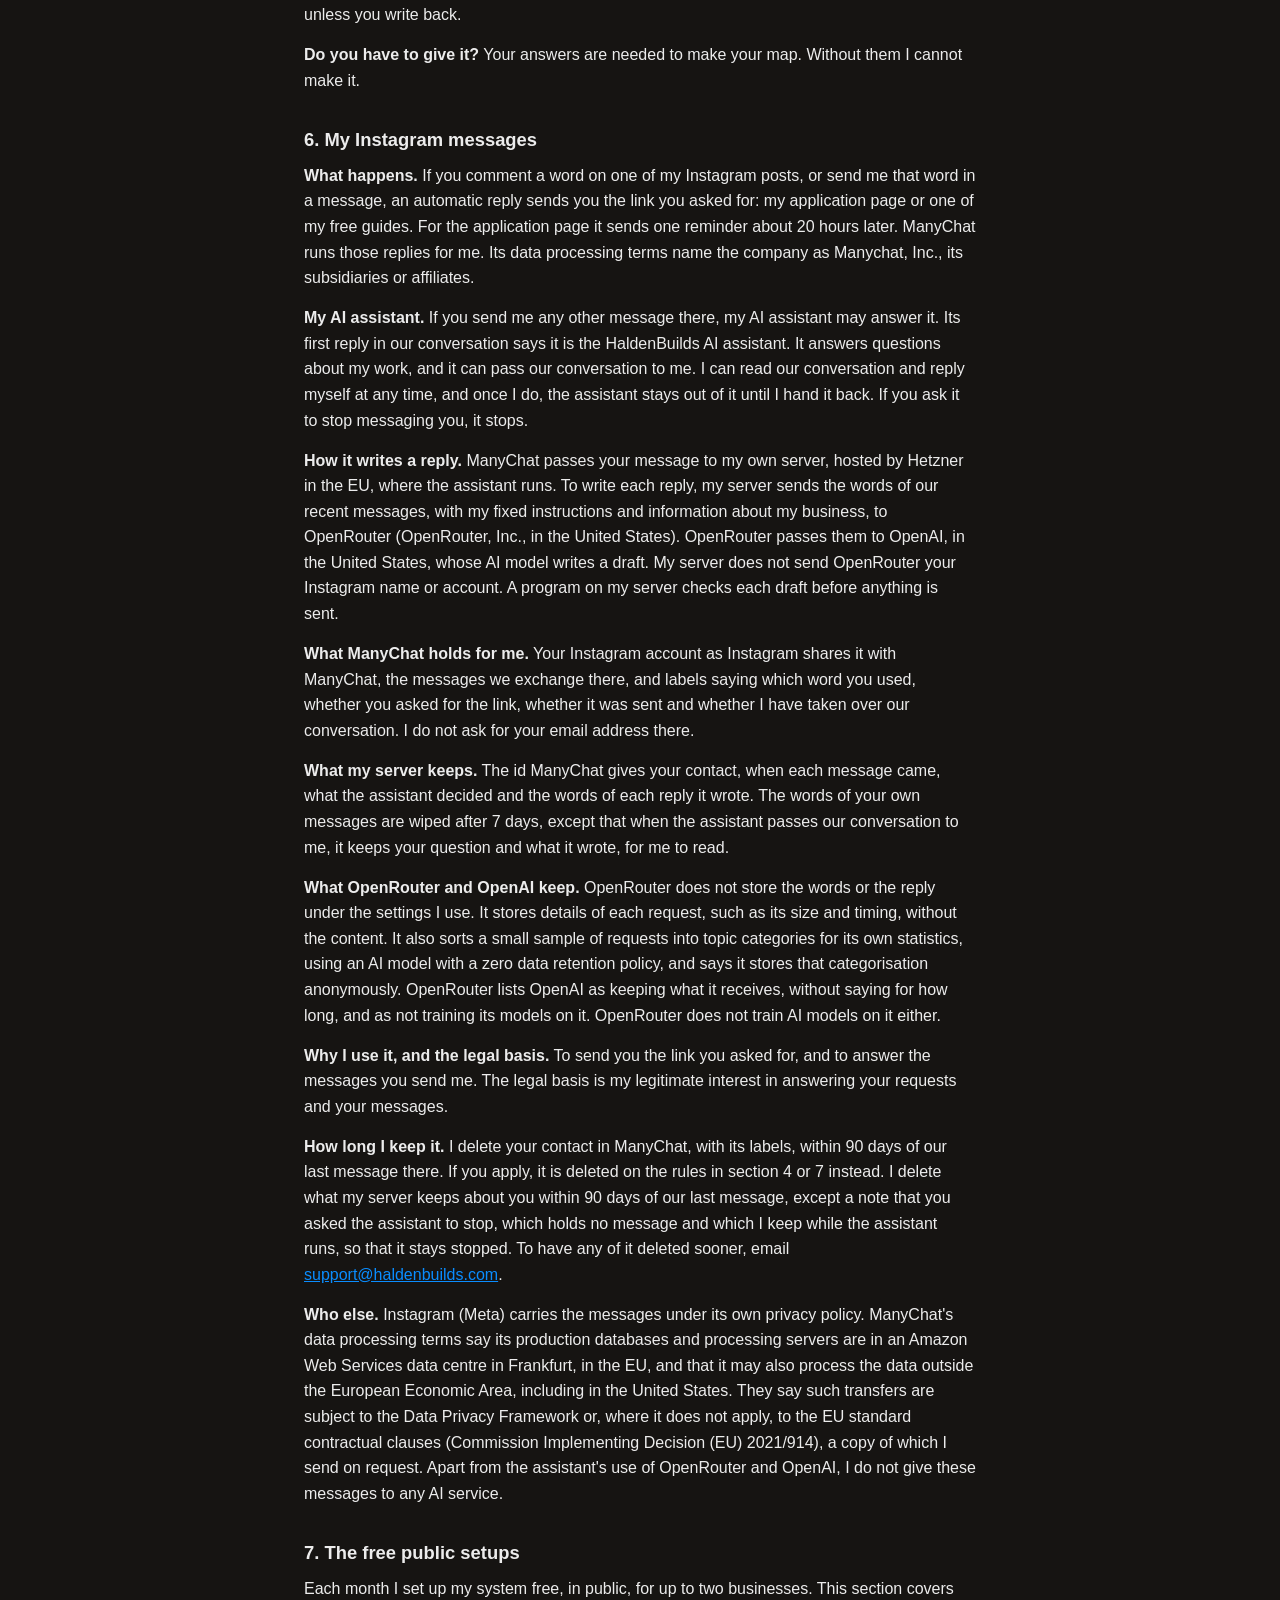
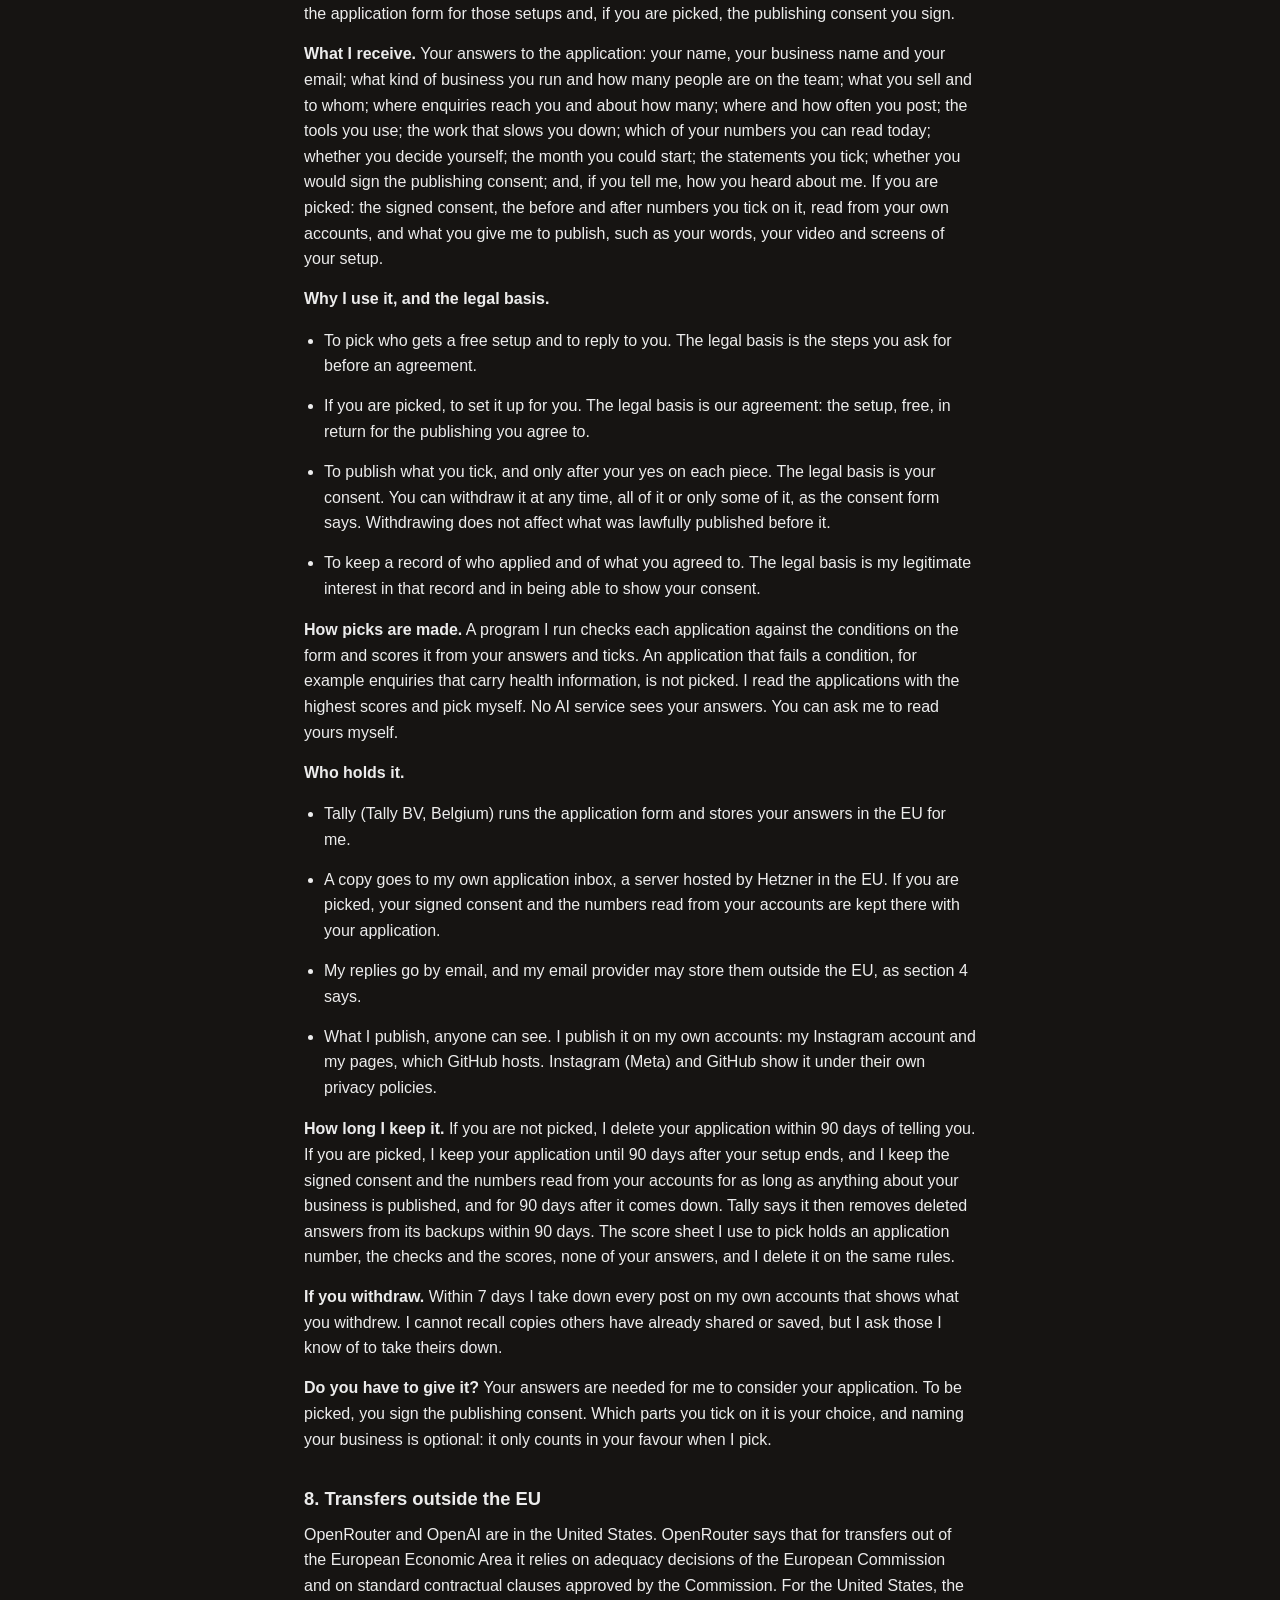
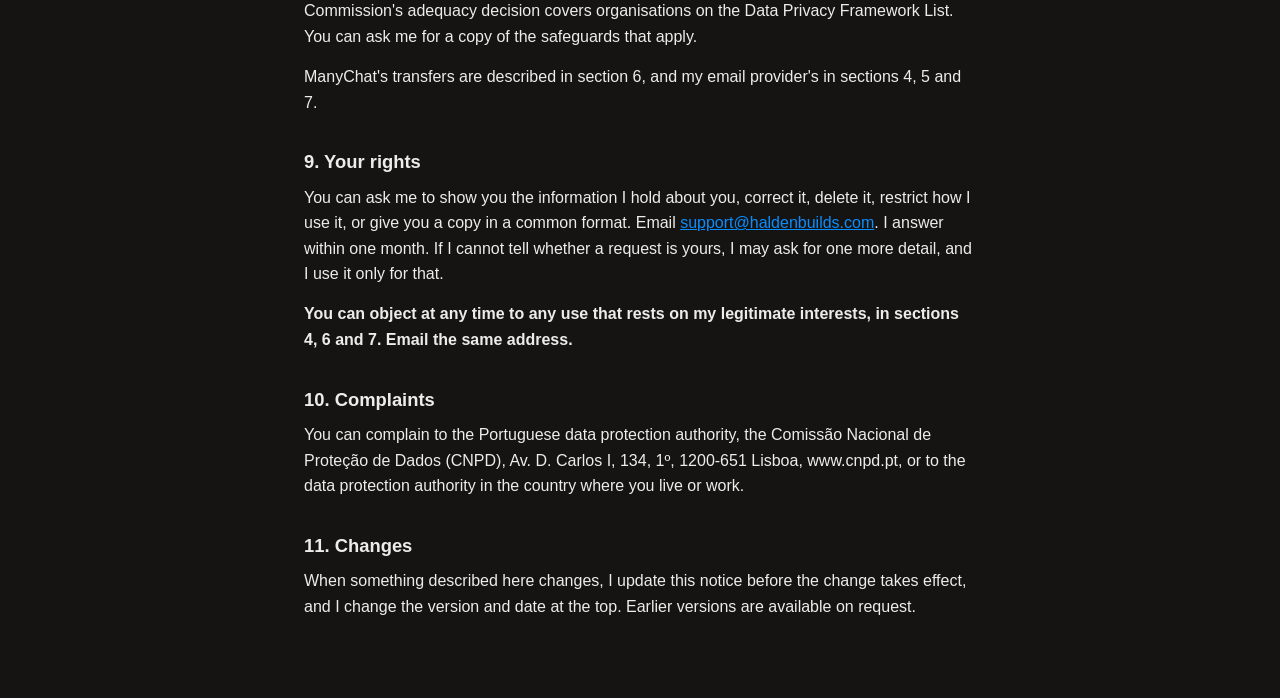
<file: privacy/index.html>
<!doctype html>
<html lang="en">
<head>
<meta charset="utf-8">
<meta name="viewport" content="width=device-width, initial-scale=1">
<title>HaldenBuilds privacy notice</title>
<style>body{margin:0;background:#161412;color:#ECECEC;font:16px/1.6 -apple-system,BlinkMacSystemFont,"Segoe UI",Roboto,Helvetica,Arial,sans-serif}main{max-width:42rem;margin:0 auto;padding:2.5rem 1.25rem 4rem}h1{font-size:1.75rem;line-height:1.25;margin:0 0 .5rem}h2{font-size:1.15rem;margin:2rem 0 .5rem}p,li{margin:0 0 .9rem}ul{padding-left:1.25rem}a{color:#0A8DFF}</style>
</head>
<body>
<main>
<h1>HaldenBuilds privacy notice</h1>
<p>Version 7, 4 November 2026</p>
<p>This notice covers four things: the application form for the AI Operations Architect, the application form for my Bottleneck Map, my Instagram messages, where automatic replies send you my links and my AI assistant answers other messages, and the application and publishing consent for my free public setups. It also covers what happens when you open one of my pages.</p>
<h2>1. Who I am</h2>
<p>Victor Manuel De Sousa Rodriguez, trading as HaldenBuilds · <a href="mailto:support@haldenbuilds.com">support@haldenbuilds.com</a> · Services terms, with our address and tax number</p>
<p>The line above names me. I am one person, based in Portugal. My services terms give my address and tax number. I decide how the information described here is used, so in law I am its controller. When my pages say "we" or "our", they mean me.</p>
<p>For anything in this notice, email <a href="mailto:support@haldenbuilds.com">support@haldenbuilds.com</a>.</p>
<h2>2. The short version</h2>
<ul>
<li>The application form: Tally runs it and stores your answers in the EU. A copy goes to my own application inbox, on a server in the EU. I read every application myself.</li>
<li>The map form: Tally runs it and stores your answers in the EU. A copy goes to my own map inbox, on a server in the EU. A program I run drafts your map, no AI service sees your answers, and I read every map before I send it.</li>
<li>My Instagram replies: ManyChat sends you the link you asked for and keeps labels saying which one. I delete your contact there within 90 days of our last message, unless you apply.</li>
<li>My AI assistant: if you send me any other message on Instagram, my AI assistant may answer it, and its first reply says it is an AI. To write each reply, my server sends our recent messages to OpenRouter and OpenAI, in the United States.</li>
<li>My free public setups: Tally runs the application form and stores your answers in the EU, with a copy in my own application inbox. A program I run checks and scores them, no AI service sees them, and I pick myself. If you are picked, I publish only what you tick on the publishing consent, after your yes on each piece, and you can withdraw at any time.</li>
<li>My pages set no cookies and run no analytics.</li>
<li>I do not sell your information or use it for marketing.</li>
</ul>
<h2>3. Opening my pages</h2>
<p>GitHub hosts my pages. GitHub receives ordinary request information when it serves a page, including your IP address, in the same way any web server does. GitHub's own privacy statement covers that. My pages set no cookies, use no browser storage and run no analytics.</p>
<h2>4. The application form</h2>
<p><strong>What I receive.</strong> Your answers to the form's questions: your business and the size of your team, the tools you use, the work that slows you down, the earliest date you could start, whether you approve and pay for the purchase, and the statements you tick. Your name, your email address, and your website or main social profile. If you arrived from one of my messages, the link you used. If I decide to accept you, I then ask you by email for your business's legal and trading names, its address, the country where it is established, its tax number, and who will sign or pay, for the sanctions check and, if you go ahead, the invoice. If you name someone else who will sign or pay, I use their name and contact details for the same check and, if you go ahead, the invoice; I got them from you.</p>
<p><strong>Why I use it, and the legal basis.</strong></p>
<ul>
<li>To review your application, reply to you and, if I accept you, prepare your setup. The legal basis is the steps you ask for before a contract.</li>
<li>To keep a record of who applied. The legal basis is my legitimate interest in that record.</li>
<li>Before I send anyone a payment link, I also check where their business is established, and their name and their business's name against the EU and US sanctions lists. The legal basis is my legitimate interest in not dealing with anyone my services terms exclude for sanctions reasons.</li>
<li>If you go ahead, to invoice you. The legal basis is my legal duty to issue and keep invoices.</li>
</ul>
<p><strong>Who holds it.</strong></p>
<ul>
<li>Tally (Tally BV, Belgium) runs the form and stores your answers in the EU for me.</li>
<li>A copy goes to my own application inbox, a server hosted by Hetzner in the EU.</li>
<li>My replies go by email, and my email provider may store them outside the EU under an EU adequacy decision or the EU standard contractual clauses, a copy of which I send on request.</li>
<li>If you go ahead, my accountant receives your invoices.</li>
<li>I do not give your application answers to any AI service.</li>
</ul>
<p><strong>How long I keep it.</strong> If I do not accept you, or you do not go ahead, I delete your answers within 90 days of my last reply. If you become a client, I delete them within 90 days after our engagement ends. Tally says it then removes deleted answers from its backups within 90 days. The result of a sanctions check is kept with the acceptance record, and for anyone I do not accept it is deleted on the same 90-day rule. If I do not accept you, or you do not go ahead, I delete the business details I asked for by email with your application, within 90 days of my last reply. If you become a client, I keep them, with your invoices and contract records, for as long as tax and accounting law requires, as my services terms say (clause 12.4).</p>
<p><strong>Do you have to give it?</strong> Your answers are needed for me to consider your application. Without them I cannot. The business details I ask for by email are needed before I can send an acceptance and a payment link.</p>
<p><strong>Decisions.</strong> I read every application myself. Nothing is decided automatically.</p>
<h2>5. The Bottleneck Map application</h2>
<p><strong>What I receive.</strong> Your answers to the map form: what you sell and to whom, what a new client is worth to you, where your enquiries come from and how many arrived last week, how fast you reply and how often you follow up, your calls or proposals and how many became clients, your six planning numbers or that you do not know them, how many clients you serve and the most you can serve, what you posted and where, your weekly hours on content, enquiries and calls, the tools you use, and the part you would hand over first, and why. Your name, your email address, and your business name or main social profile. If you came from my calculator, the numbers you typed there arrive with your answers.</p>
<p><strong>Why I use it, and the legal basis.</strong> To prepare your map and send it to you, which is what you ask for when you apply. The legal basis is providing the map you ask for.</p>
<p><strong>How the map is made.</strong> A program I run on my own servers reads your answers and drafts the map. No AI service sees your answers or the draft. I read every draft, write my own read into it and send it myself. Nothing about you is decided automatically.</p>
<p><strong>Who holds it.</strong> Tally (Tally BV, Belgium) runs the form and stores your answers in the EU for me. A copy goes to my own map inbox, a server hosted by Hetzner in the EU, and the draft is made on another server of mine hosted by Hetzner in the EU. I send the map by email, and my email provider may store it outside the EU under an EU adequacy decision or the EU standard contractual clauses, a copy of which I send on request. I do not give your answers to any AI service.</p>
<p><strong>How long I keep it.</strong> Within 90 days of sending your map, I delete your answers, in Tally and in my map inbox, and my copies of the map, including the email I sent. Tally says it then removes deleted answers from its backups within 90 days.</p>
<p><strong>Your email address.</strong> I use it only to send your map: one email, no list, and nothing after it unless you write back.</p>
<p><strong>Do you have to give it?</strong> Your answers are needed to make your map. Without them I cannot make it.</p>
<h2>6. My Instagram messages</h2>
<p><strong>What happens.</strong> If you comment a word on one of my Instagram posts, or send me that word in a message, an automatic reply sends you the link you asked for: my application page or one of my free guides. For the application page it sends one reminder about 20 hours later. ManyChat runs those replies for me. Its data processing terms name the company as Manychat, Inc., its subsidiaries or affiliates.</p>
<p><strong>My AI assistant.</strong> If you send me any other message there, my AI assistant may answer it. Its first reply in our conversation says it is the HaldenBuilds AI assistant. It answers questions about my work, and it can pass our conversation to me. I can read our conversation and reply myself at any time, and once I do, the assistant stays out of it until I hand it back. If you ask it to stop messaging you, it stops.</p>
<p><strong>How it writes a reply.</strong> ManyChat passes your message to my own server, hosted by Hetzner in the EU, where the assistant runs. To write each reply, my server sends the words of our recent messages, with my fixed instructions and information about my business, to OpenRouter (OpenRouter, Inc., in the United States). OpenRouter passes them to OpenAI, in the United States, whose AI model writes a draft. My server does not send OpenRouter your Instagram name or account. A program on my server checks each draft before anything is sent.</p>
<p><strong>What ManyChat holds for me.</strong> Your Instagram account as Instagram shares it with ManyChat, the messages we exchange there, and labels saying which word you used, whether you asked for the link, whether it was sent and whether I have taken over our conversation. I do not ask for your email address there.</p>
<p><strong>What my server keeps.</strong> The id ManyChat gives your contact, when each message came, what the assistant decided and the words of each reply it wrote. The words of your own messages are wiped after 7 days, except that when the assistant passes our conversation to me, it keeps your question and what it wrote, for me to read.</p>
<p><strong>What OpenRouter and OpenAI keep.</strong> OpenRouter does not store the words or the reply under the settings I use. It stores details of each request, such as its size and timing, without the content. It also sorts a small sample of requests into topic categories for its own statistics, using an AI model with a zero data retention policy, and says it stores that categorisation anonymously. OpenRouter lists OpenAI as keeping what it receives, without saying for how long, and as not training its models on it. OpenRouter does not train AI models on it either.</p>
<p><strong>Why I use it, and the legal basis.</strong> To send you the link you asked for, and to answer the messages you send me. The legal basis is my legitimate interest in answering your requests and your messages.</p>
<p><strong>How long I keep it.</strong> I delete your contact in ManyChat, with its labels, within 90 days of our last message there. If you apply, it is deleted on the rules in section 4 or 7 instead. I delete what my server keeps about you within 90 days of our last message, except a note that you asked the assistant to stop, which holds no message and which I keep while the assistant runs, so that it stays stopped. To have any of it deleted sooner, email <a href="mailto:support@haldenbuilds.com">support@haldenbuilds.com</a>.</p>
<p><strong>Who else.</strong> Instagram (Meta) carries the messages under its own privacy policy. ManyChat's data processing terms say its production databases and processing servers are in an Amazon Web Services data centre in Frankfurt, in the EU, and that it may also process the data outside the European Economic Area, including in the United States. They say such transfers are subject to the Data Privacy Framework or, where it does not apply, to the EU standard contractual clauses (Commission Implementing Decision (EU) 2021/914), a copy of which I send on request. Apart from the assistant's use of OpenRouter and OpenAI, I do not give these messages to any AI service.</p>
<h2>7. The free public setups</h2>
<p>Each month I set up my system free, in public, for up to two businesses. This section covers the application form for those setups and, if you are picked, the publishing consent you sign.</p>
<p><strong>What I receive.</strong> Your answers to the application: your name, your business name and your email; what kind of business you run and how many people are on the team; what you sell and to whom; where enquiries reach you and about how many; where and how often you post; the tools you use; the work that slows you down; which of your numbers you can read today; whether you decide yourself; the month you could start; the statements you tick; whether you would sign the publishing consent; and, if you tell me, how you heard about me. If you are picked: the signed consent, the before and after numbers you tick on it, read from your own accounts, and what you give me to publish, such as your words, your video and screens of your setup.</p>
<p><strong>Why I use it, and the legal basis.</strong></p>
<ul>
<li>To pick who gets a free setup and to reply to you. The legal basis is the steps you ask for before an agreement.</li>
<li>If you are picked, to set it up for you. The legal basis is our agreement: the setup, free, in return for the publishing you agree to.</li>
<li>To publish what you tick, and only after your yes on each piece. The legal basis is your consent. You can withdraw it at any time, all of it or only some of it, as the consent form says. Withdrawing does not affect what was lawfully published before it.</li>
<li>To keep a record of who applied and of what you agreed to. The legal basis is my legitimate interest in that record and in being able to show your consent.</li>
</ul>
<p><strong>How picks are made.</strong> A program I run checks each application against the conditions on the form and scores it from your answers and ticks. An application that fails a condition, for example enquiries that carry health information, is not picked. I read the applications with the highest scores and pick myself. No AI service sees your answers. You can ask me to read yours myself.</p>
<p><strong>Who holds it.</strong></p>
<ul>
<li>Tally (Tally BV, Belgium) runs the application form and stores your answers in the EU for me.</li>
<li>A copy goes to my own application inbox, a server hosted by Hetzner in the EU. If you are picked, your signed consent and the numbers read from your accounts are kept there with your application.</li>
<li>My replies go by email, and my email provider may store them outside the EU, as section 4 says.</li>
<li>What I publish, anyone can see. I publish it on my own accounts: my Instagram account and my pages, which GitHub hosts. Instagram (Meta) and GitHub show it under their own privacy policies.</li>
</ul>
<p><strong>How long I keep it.</strong> If you are not picked, I delete your application within 90 days of telling you. If you are picked, I keep your application until 90 days after your setup ends, and I keep the signed consent and the numbers read from your accounts for as long as anything about your business is published, and for 90 days after it comes down. Tally says it then removes deleted answers from its backups within 90 days. The score sheet I use to pick holds an application number, the checks and the scores, none of your answers, and I delete it on the same rules.</p>
<p><strong>If you withdraw.</strong> Within 7 days I take down every post on my own accounts that shows what you withdrew. I cannot recall copies others have already shared or saved, but I ask those I know of to take theirs down.</p>
<p><strong>Do you have to give it?</strong> Your answers are needed for me to consider your application. To be picked, you sign the publishing consent. Which parts you tick on it is your choice, and naming your business is optional: it only counts in your favour when I pick.</p>
<h2>8. Transfers outside the EU</h2>
<p>OpenRouter and OpenAI are in the United States. OpenRouter says that for transfers out of the European Economic Area it relies on adequacy decisions of the European Commission and on standard contractual clauses approved by the Commission. For the United States, the Commission's adequacy decision covers organisations on the Data Privacy Framework List. You can ask me for a copy of the safeguards that apply.</p>
<p>ManyChat's transfers are described in section 6, and my email provider's in sections 4, 5 and 7.</p>
<h2>9. Your rights</h2>
<p>You can ask me to show you the information I hold about you, correct it, delete it, restrict how I use it, or give you a copy in a common format. Email <a href="mailto:support@haldenbuilds.com">support@haldenbuilds.com</a>. I answer within one month. If I cannot tell whether a request is yours, I may ask for one more detail, and I use it only for that.</p>
<p><strong>You can object at any time to any use that rests on my legitimate interests, in sections 4, 6 and 7. Email the same address.</strong></p>
<h2>10. Complaints</h2>
<p>You can complain to the Portuguese data protection authority, the Comissão Nacional de Proteção de Dados (CNPD), Av. D. Carlos I, 134, 1º, 1200-651 Lisboa, www.cnpd.pt, or to the data protection authority in the country where you live or work.</p>
<h2>11. Changes</h2>
<p>When something described here changes, I update this notice before the change takes effect, and I change the version and date at the top. Earlier versions are available on request.</p>
</main>
</body>
</html>
</file>
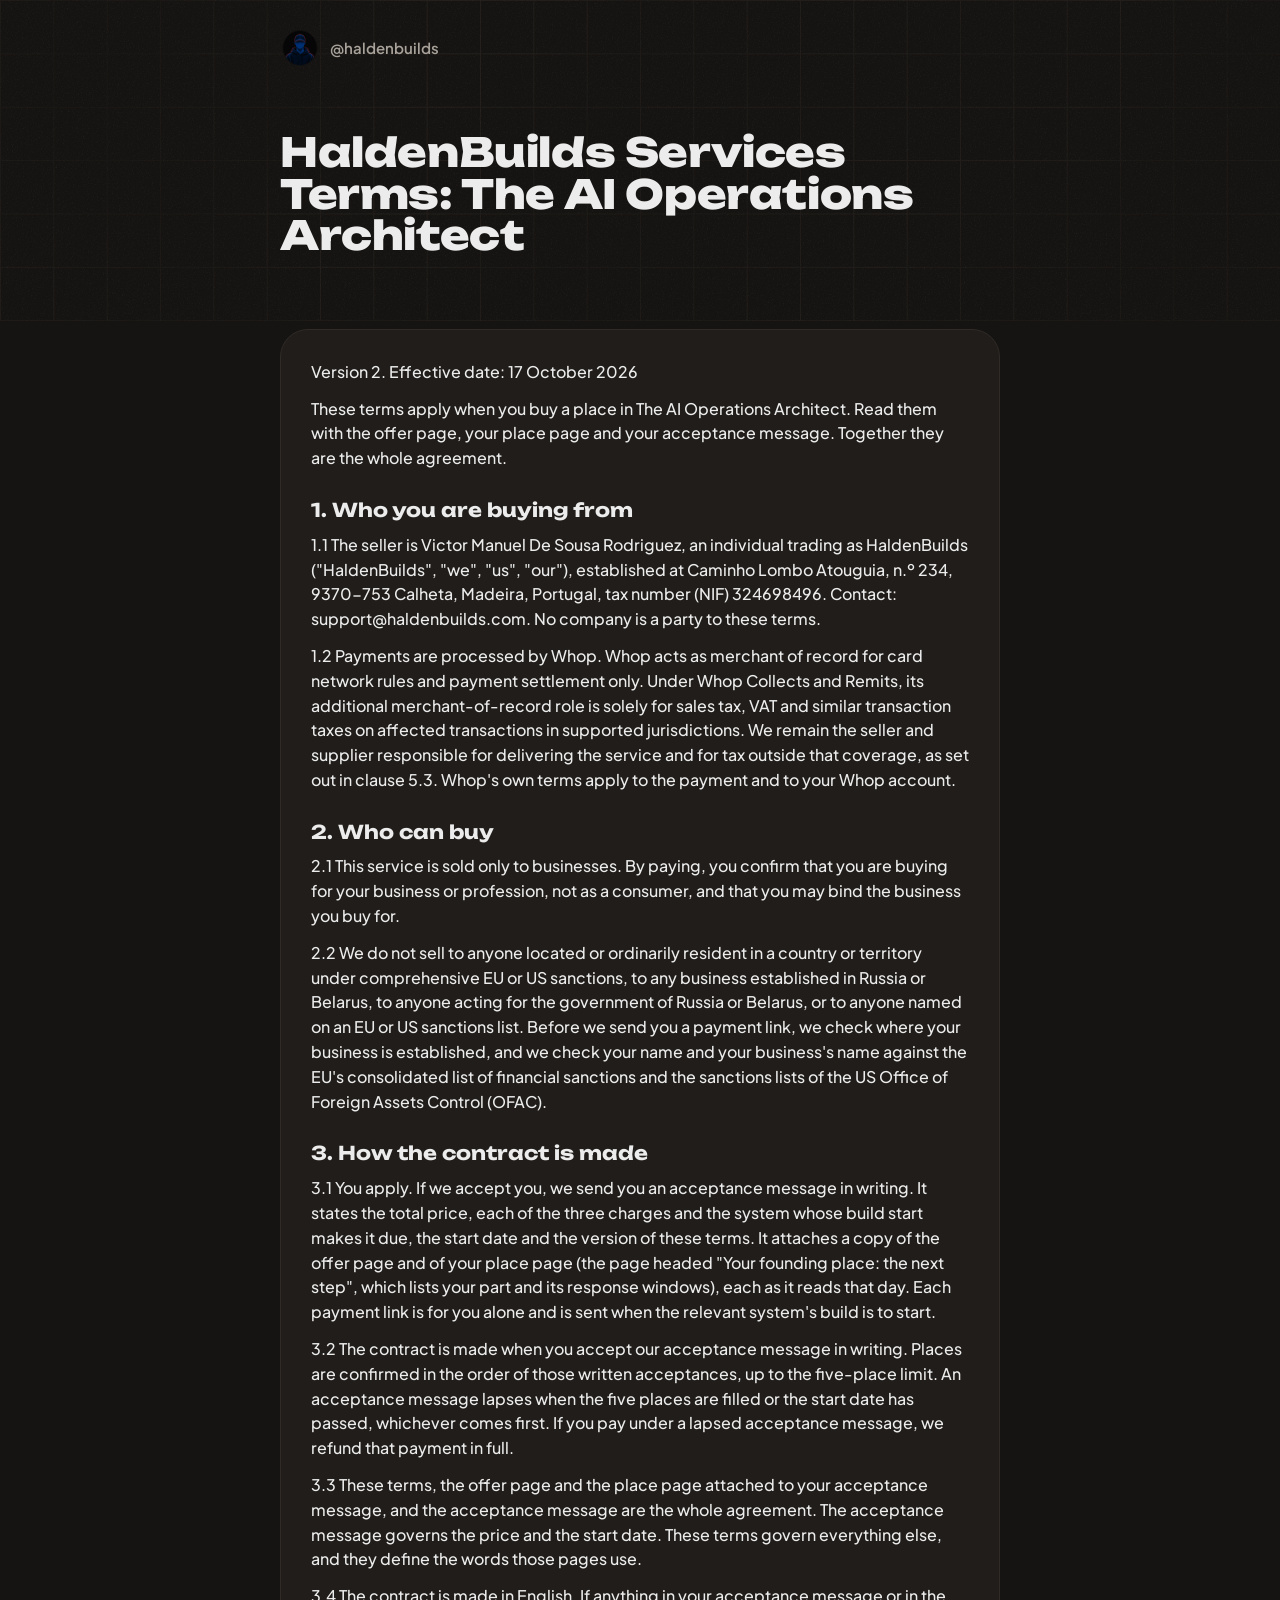
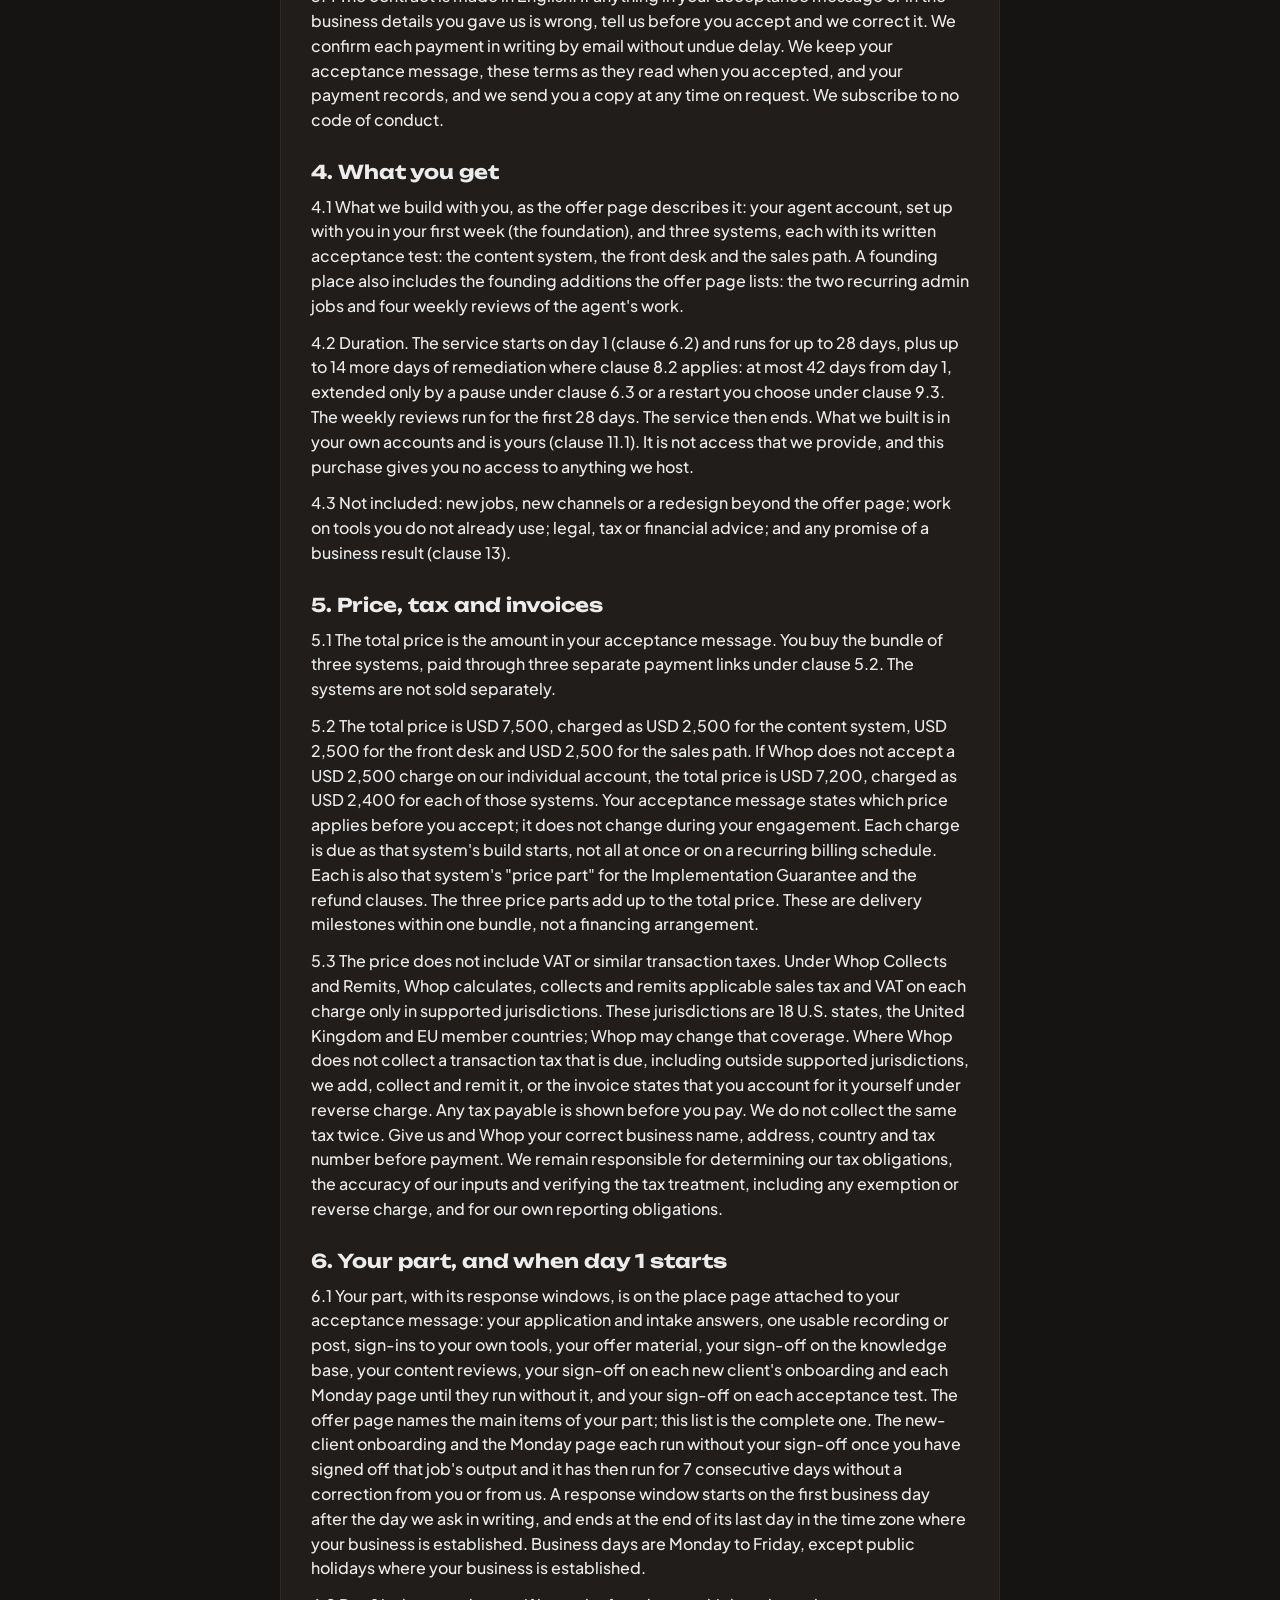
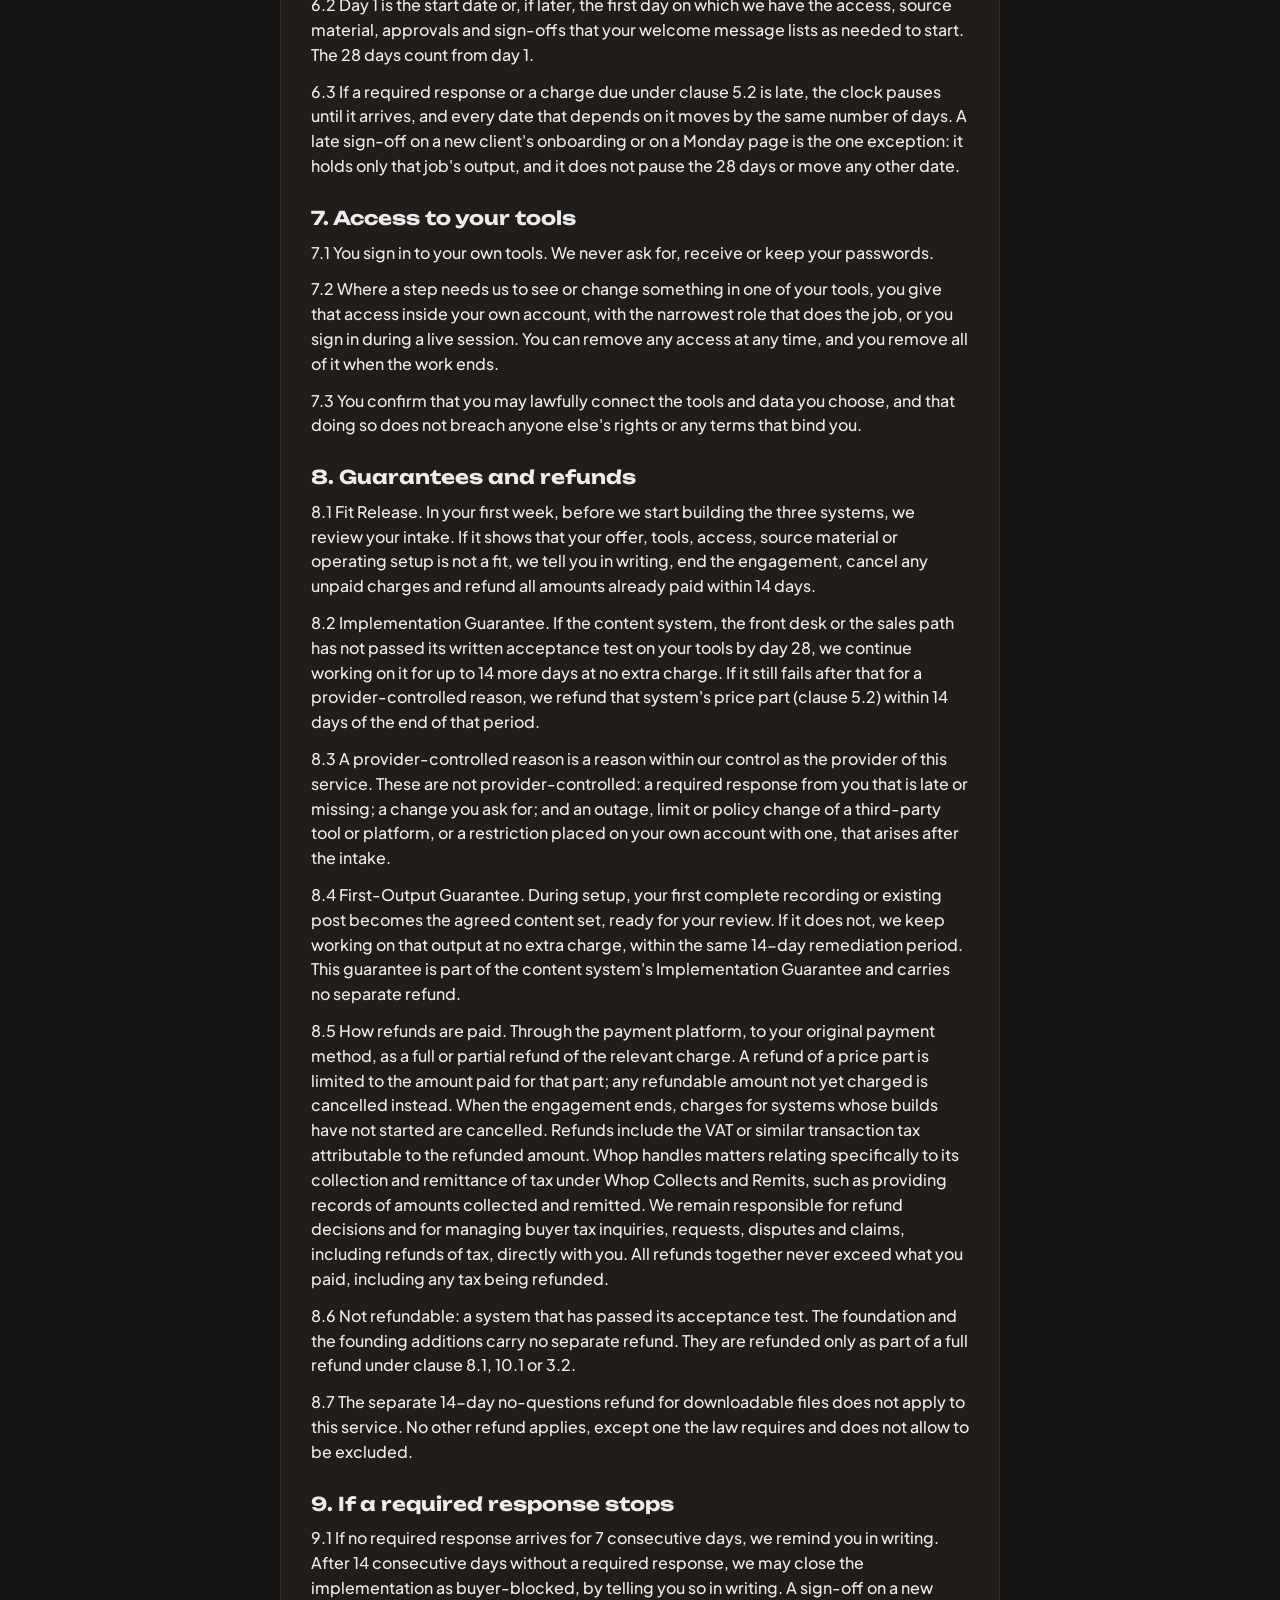
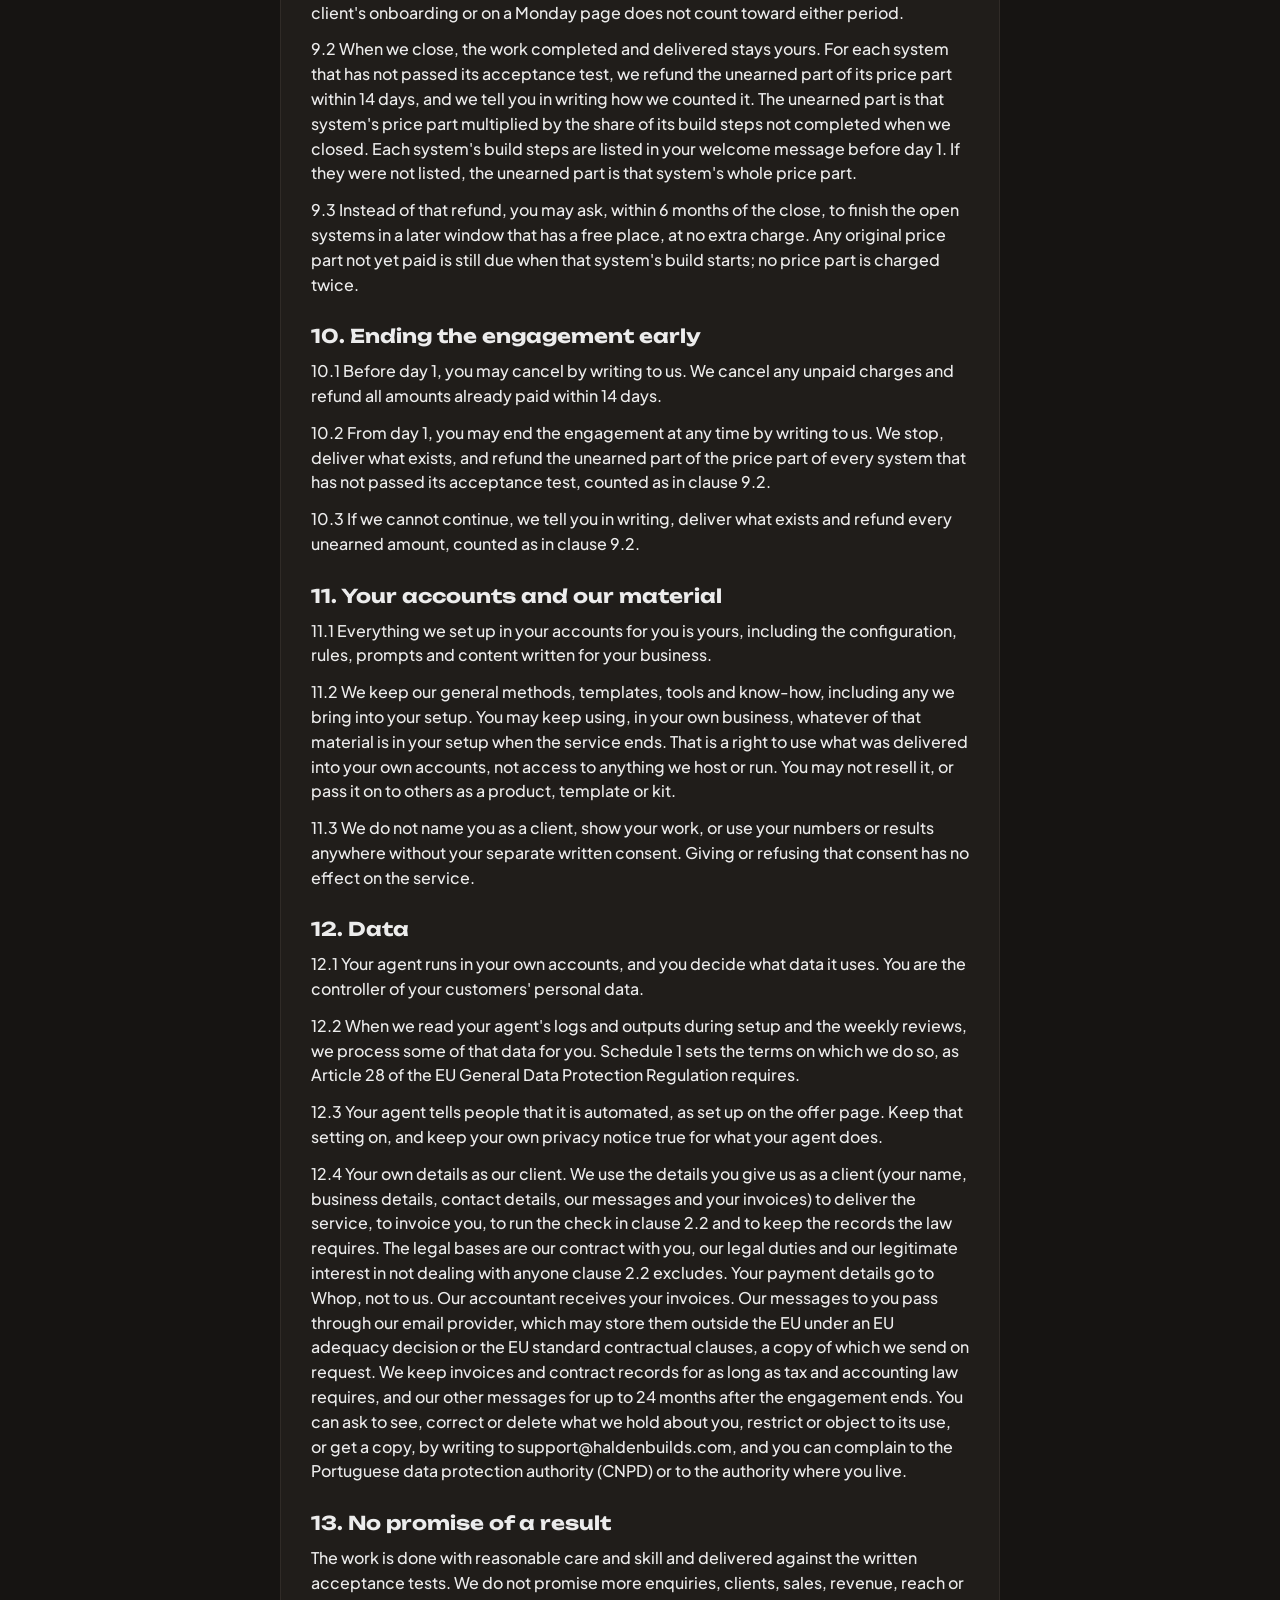
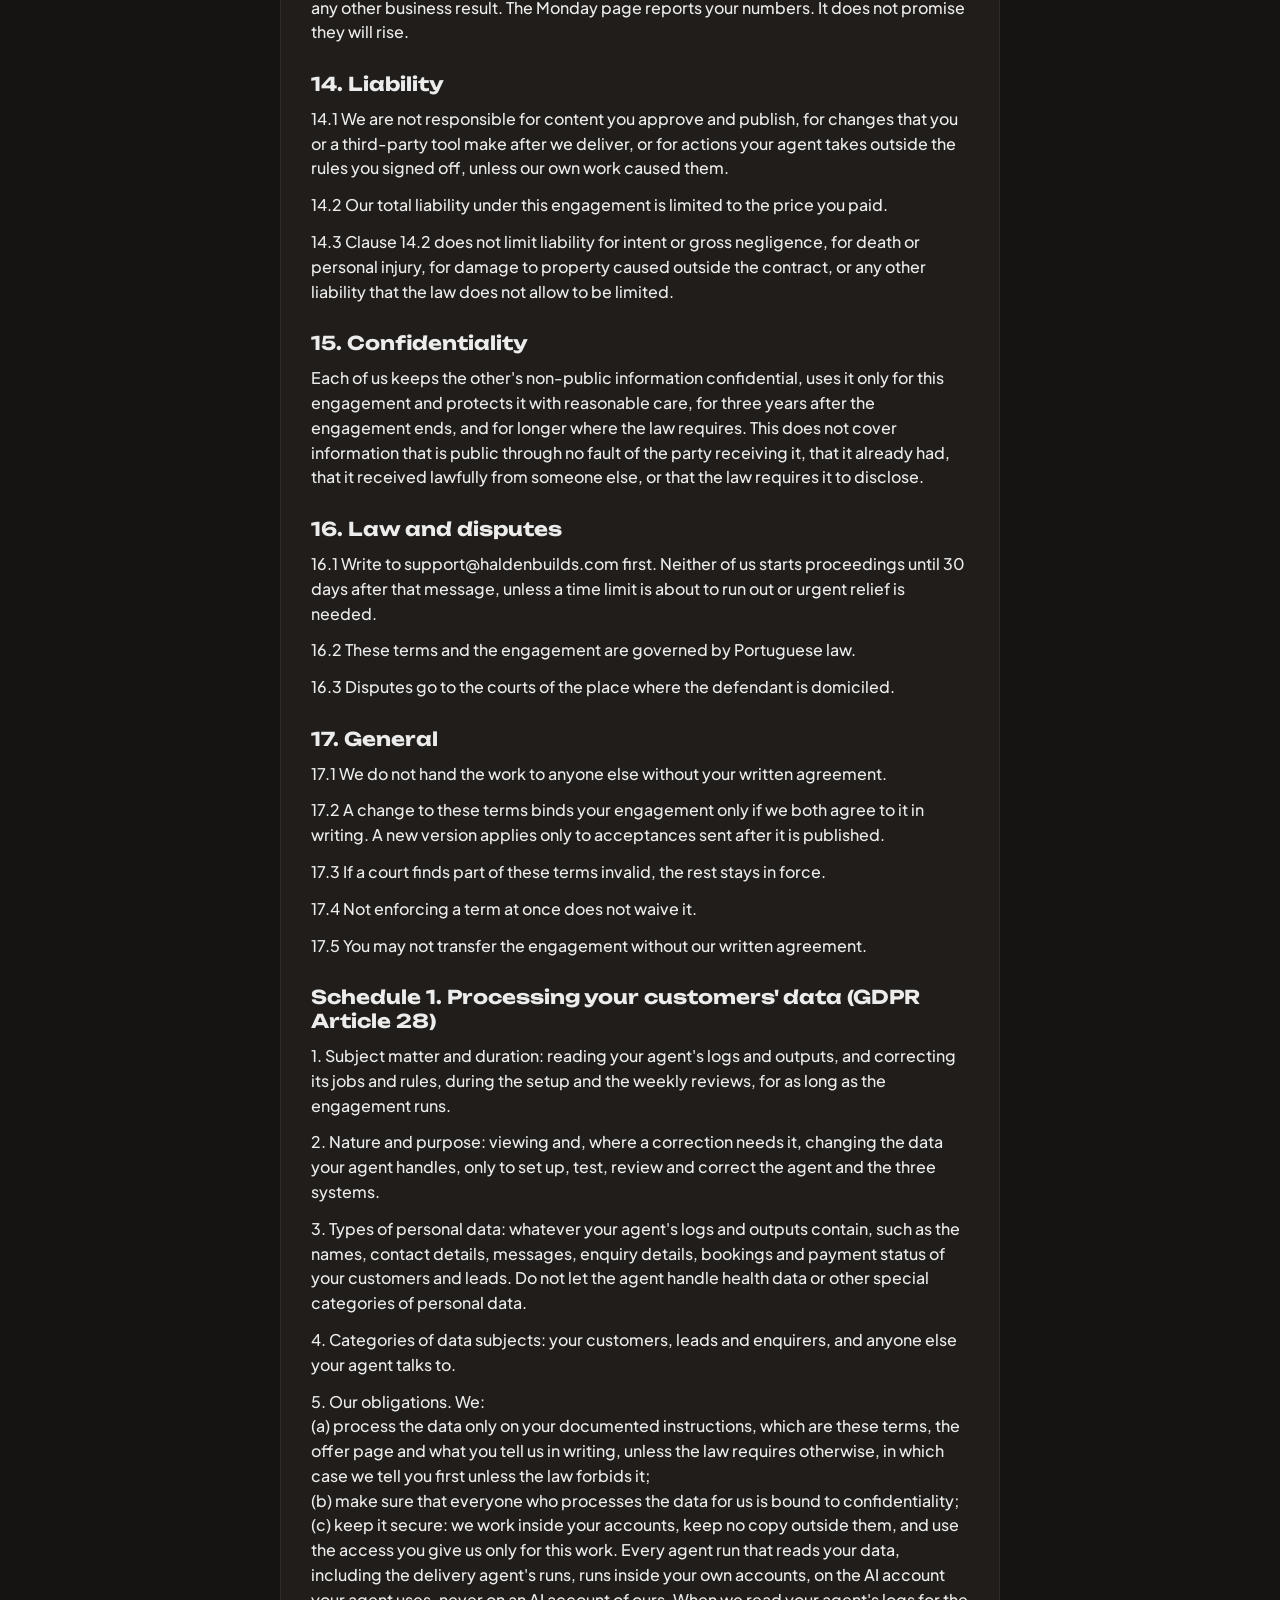
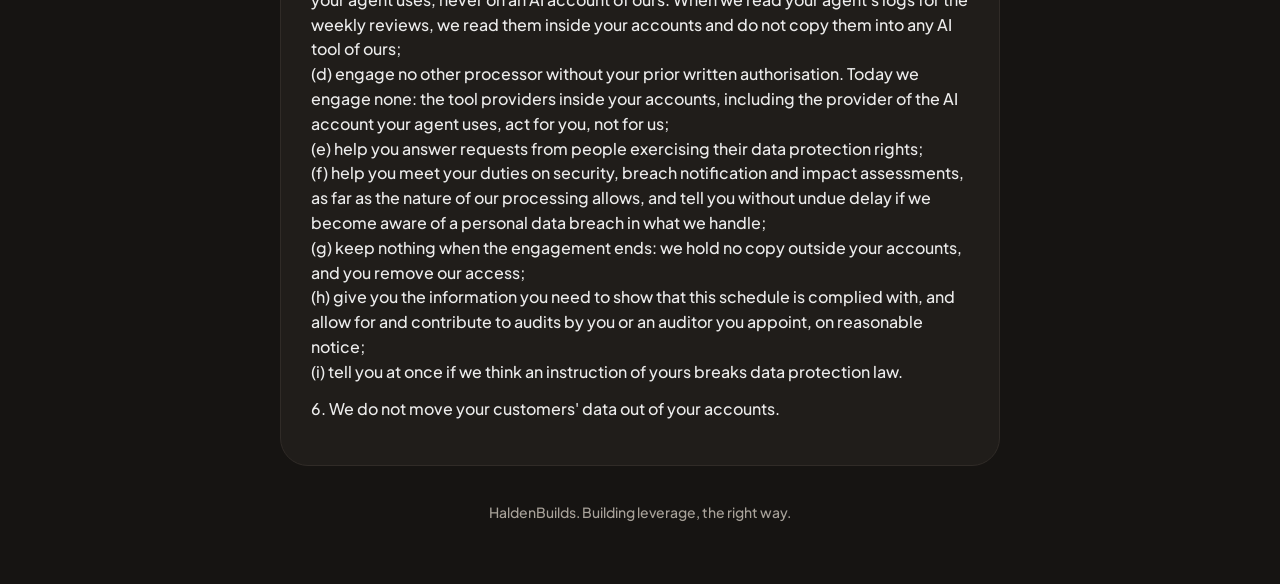
<file: architect-y3nbwjnwsmfk/terms/index.html>
<!doctype html>
<html lang="en">
<head>
<meta charset="utf-8">
<meta name="viewport" content="width=device-width, initial-scale=1">
<meta name="robots" content="noindex, nofollow">
<meta name="referrer" content="no-referrer">
<meta name="hb-build" content="release">
<title data-sid="X-TERMS-TITLE">HaldenBuilds Services Terms: The AI Operations Architect</title>
<meta name="theme-color" content="#161412">
<link rel="stylesheet" href="../assets/site.css">

</head>
<body>
<header class="hero"><div class="wrap narrow">
  <div class="who"><img src="../assets/haldenbuilds.png" alt="" width="40" height="40"><span data-sid="X-WHO">@haldenbuilds</span></div>
  <h1 class="doc-title" data-sid="X-TERMS-TITLE">HaldenBuilds Services Terms: The AI Operations Architect</h1>
</div></header>
<main><div class="wrap narrow">

  <article class="plate doc" data-sid="X-TERMS">
<p>Version 2. Effective date: 17 October 2026</p>
<p>These terms apply when you buy a place in The AI Operations Architect. Read them with the offer page, your place page and your acceptance message. Together they are the whole agreement.</p>
<h2>1. Who you are buying from</h2>
<p>1.1 The seller is Victor Manuel De Sousa Rodriguez, an individual trading as HaldenBuilds (&quot;HaldenBuilds&quot;, &quot;we&quot;, &quot;us&quot;, &quot;our&quot;), established at Caminho Lombo Atouguia, n.º 234, 9370-753 Calheta, Madeira, Portugal, tax number (NIF) 324698496. Contact: support@haldenbuilds.com. No company is a party to these terms.</p>
<p>1.2 Payments are processed by Whop. Whop acts as merchant of record for card network rules and payment settlement only. Under Whop Collects and Remits, its additional merchant-of-record role is solely for sales tax, VAT and similar transaction taxes on affected transactions in supported jurisdictions. We remain the seller and supplier responsible for delivering the service and for tax outside that coverage, as set out in clause 5.3. Whop&#x27;s own terms apply to the payment and to your Whop account.</p>
<h2>2. Who can buy</h2>
<p>2.1 This service is sold only to businesses. By paying, you confirm that you are buying for your business or profession, not as a consumer, and that you may bind the business you buy for.</p>
<p>2.2 We do not sell to anyone located or ordinarily resident in a country or territory under comprehensive EU or US sanctions, to any business established in Russia or Belarus, to anyone acting for the government of Russia or Belarus, or to anyone named on an EU or US sanctions list. Before we send you a payment link, we check where your business is established, and we check your name and your business&#x27;s name against the EU&#x27;s consolidated list of financial sanctions and the sanctions lists of the US Office of Foreign Assets Control (OFAC).</p>
<h2>3. How the contract is made</h2>
<p>3.1 You apply. If we accept you, we send you an acceptance message in writing. It states the total price, each of the three charges and the system whose build start makes it due, the start date and the version of these terms. It attaches a copy of the offer page and of your place page (the page headed &quot;Your founding place: the next step&quot;, which lists your part and its response windows), each as it reads that day. Each payment link is for you alone and is sent when the relevant system&#x27;s build is to start.</p>
<p>3.2 The contract is made when you accept our acceptance message in writing. Places are confirmed in the order of those written acceptances, up to the five-place limit. An acceptance message lapses when the five places are filled or the start date has passed, whichever comes first. If you pay under a lapsed acceptance message, we refund that payment in full.</p>
<p>3.3 These terms, the offer page and the place page attached to your acceptance message, and the acceptance message are the whole agreement. The acceptance message governs the price and the start date. These terms govern everything else, and they define the words those pages use.</p>
<p>3.4 The contract is made in English. If anything in your acceptance message or in the business details you gave us is wrong, tell us before you accept and we correct it. We confirm each payment in writing by email without undue delay. We keep your acceptance message, these terms as they read when you accepted, and your payment records, and we send you a copy at any time on request. We subscribe to no code of conduct.</p>
<h2>4. What you get</h2>
<p>4.1 What we build with you, as the offer page describes it: your agent account, set up with you in your first week (the foundation), and three systems, each with its written acceptance test: the content system, the front desk and the sales path. A founding place also includes the founding additions the offer page lists: the two recurring admin jobs and four weekly reviews of the agent&#x27;s work.</p>
<p>4.2 Duration. The service starts on day 1 (clause 6.2) and runs for up to 28 days, plus up to 14 more days of remediation where clause 8.2 applies: at most 42 days from day 1, extended only by a pause under clause 6.3 or a restart you choose under clause 9.3. The weekly reviews run for the first 28 days. The service then ends. What we built is in your own accounts and is yours (clause 11.1). It is not access that we provide, and this purchase gives you no access to anything we host.</p>
<p>4.3 Not included: new jobs, new channels or a redesign beyond the offer page; work on tools you do not already use; legal, tax or financial advice; and any promise of a business result (clause 13).</p>
<h2>5. Price, tax and invoices</h2>
<p>5.1 The total price is the amount in your acceptance message. You buy the bundle of three systems, paid through three separate payment links under clause 5.2. The systems are not sold separately.</p>
<p>5.2 The total price is USD 7,500, charged as USD 2,500 for the content system, USD 2,500 for the front desk and USD 2,500 for the sales path. If Whop does not accept a USD 2,500 charge on our individual account, the total price is USD 7,200, charged as USD 2,400 for each of those systems. Your acceptance message states which price applies before you accept; it does not change during your engagement. Each charge is due as that system&#x27;s build starts, not all at once or on a recurring billing schedule. Each is also that system&#x27;s &quot;price part&quot; for the Implementation Guarantee and the refund clauses. The three price parts add up to the total price. These are delivery milestones within one bundle, not a financing arrangement.</p>
<p>5.3 The price does not include VAT or similar transaction taxes. Under Whop Collects and Remits, Whop calculates, collects and remits applicable sales tax and VAT on each charge only in supported jurisdictions. These jurisdictions are 18 U.S. states, the United Kingdom and EU member countries; Whop may change that coverage. Where Whop does not collect a transaction tax that is due, including outside supported jurisdictions, we add, collect and remit it, or the invoice states that you account for it yourself under reverse charge. Any tax payable is shown before you pay. We do not collect the same tax twice. Give us and Whop your correct business name, address, country and tax number before payment. We remain responsible for determining our tax obligations, the accuracy of our inputs and verifying the tax treatment, including any exemption or reverse charge, and for our own reporting obligations.</p>
<h2>6. Your part, and when day 1 starts</h2>
<p>6.1 Your part, with its response windows, is on the place page attached to your acceptance message: your application and intake answers, one usable recording or post, sign-ins to your own tools, your offer material, your sign-off on the knowledge base, your content reviews, your sign-off on each new client&#x27;s onboarding and each Monday page until they run without it, and your sign-off on each acceptance test. The offer page names the main items of your part; this list is the complete one. The new-client onboarding and the Monday page each run without your sign-off once you have signed off that job&#x27;s output and it has then run for 7 consecutive days without a correction from you or from us. A response window starts on the first business day after the day we ask in writing, and ends at the end of its last day in the time zone where your business is established. Business days are Monday to Friday, except public holidays where your business is established.</p>
<p>6.2 Day 1 is the start date or, if later, the first day on which we have the access, source material, approvals and sign-offs that your welcome message lists as needed to start. The 28 days count from day 1.</p>
<p>6.3 If a required response or a charge due under clause 5.2 is late, the clock pauses until it arrives, and every date that depends on it moves by the same number of days. A late sign-off on a new client&#x27;s onboarding or on a Monday page is the one exception: it holds only that job&#x27;s output, and it does not pause the 28 days or move any other date.</p>
<h2>7. Access to your tools</h2>
<p>7.1 You sign in to your own tools. We never ask for, receive or keep your passwords.</p>
<p>7.2 Where a step needs us to see or change something in one of your tools, you give that access inside your own account, with the narrowest role that does the job, or you sign in during a live session. You can remove any access at any time, and you remove all of it when the work ends.</p>
<p>7.3 You confirm that you may lawfully connect the tools and data you choose, and that doing so does not breach anyone else&#x27;s rights or any terms that bind you.</p>
<h2>8. Guarantees and refunds</h2>
<p>8.1 Fit Release. In your first week, before we start building the three systems, we review your intake. If it shows that your offer, tools, access, source material or operating setup is not a fit, we tell you in writing, end the engagement, cancel any unpaid charges and refund all amounts already paid within 14 days.</p>
<p>8.2 Implementation Guarantee. If the content system, the front desk or the sales path has not passed its written acceptance test on your tools by day 28, we continue working on it for up to 14 more days at no extra charge. If it still fails after that for a provider-controlled reason, we refund that system&#x27;s price part (clause 5.2) within 14 days of the end of that period.</p>
<p>8.3 A provider-controlled reason is a reason within our control as the provider of this service. These are not provider-controlled: a required response from you that is late or missing; a change you ask for; and an outage, limit or policy change of a third-party tool or platform, or a restriction placed on your own account with one, that arises after the intake.</p>
<p>8.4 First-Output Guarantee. During setup, your first complete recording or existing post becomes the agreed content set, ready for your review. If it does not, we keep working on that output at no extra charge, within the same 14-day remediation period. This guarantee is part of the content system&#x27;s Implementation Guarantee and carries no separate refund.</p>
<p>8.5 How refunds are paid. Through the payment platform, to your original payment method, as a full or partial refund of the relevant charge. A refund of a price part is limited to the amount paid for that part; any refundable amount not yet charged is cancelled instead. When the engagement ends, charges for systems whose builds have not started are cancelled. Refunds include the VAT or similar transaction tax attributable to the refunded amount. Whop handles matters relating specifically to its collection and remittance of tax under Whop Collects and Remits, such as providing records of amounts collected and remitted. We remain responsible for refund decisions and for managing buyer tax inquiries, requests, disputes and claims, including refunds of tax, directly with you. All refunds together never exceed what you paid, including any tax being refunded.</p>
<p>8.6 Not refundable: a system that has passed its acceptance test. The foundation and the founding additions carry no separate refund. They are refunded only as part of a full refund under clause 8.1, 10.1 or 3.2.</p>
<p>8.7 The separate 14-day no-questions refund for downloadable files does not apply to this service. No other refund applies, except one the law requires and does not allow to be excluded.</p>
<h2>9. If a required response stops</h2>
<p>9.1 If no required response arrives for 7 consecutive days, we remind you in writing. After 14 consecutive days without a required response, we may close the implementation as buyer-blocked, by telling you so in writing. A sign-off on a new client&#x27;s onboarding or on a Monday page does not count toward either period.</p>
<p>9.2 When we close, the work completed and delivered stays yours. For each system that has not passed its acceptance test, we refund the unearned part of its price part within 14 days, and we tell you in writing how we counted it. The unearned part is that system&#x27;s price part multiplied by the share of its build steps not completed when we closed. Each system&#x27;s build steps are listed in your welcome message before day 1. If they were not listed, the unearned part is that system&#x27;s whole price part.</p>
<p>9.3 Instead of that refund, you may ask, within 6 months of the close, to finish the open systems in a later window that has a free place, at no extra charge. Any original price part not yet paid is still due when that system&#x27;s build starts; no price part is charged twice.</p>
<h2>10. Ending the engagement early</h2>
<p>10.1 Before day 1, you may cancel by writing to us. We cancel any unpaid charges and refund all amounts already paid within 14 days.</p>
<p>10.2 From day 1, you may end the engagement at any time by writing to us. We stop, deliver what exists, and refund the unearned part of the price part of every system that has not passed its acceptance test, counted as in clause 9.2.</p>
<p>10.3 If we cannot continue, we tell you in writing, deliver what exists and refund every unearned amount, counted as in clause 9.2.</p>
<h2>11. Your accounts and our material</h2>
<p>11.1 Everything we set up in your accounts for you is yours, including the configuration, rules, prompts and content written for your business.</p>
<p>11.2 We keep our general methods, templates, tools and know-how, including any we bring into your setup. You may keep using, in your own business, whatever of that material is in your setup when the service ends. That is a right to use what was delivered into your own accounts, not access to anything we host or run. You may not resell it, or pass it on to others as a product, template or kit.</p>
<p>11.3 We do not name you as a client, show your work, or use your numbers or results anywhere without your separate written consent. Giving or refusing that consent has no effect on the service.</p>
<h2>12. Data</h2>
<p>12.1 Your agent runs in your own accounts, and you decide what data it uses. You are the controller of your customers&#x27; personal data.</p>
<p>12.2 When we read your agent&#x27;s logs and outputs during setup and the weekly reviews, we process some of that data for you. Schedule 1 sets the terms on which we do so, as Article 28 of the EU General Data Protection Regulation requires.</p>
<p>12.3 Your agent tells people that it is automated, as set up on the offer page. Keep that setting on, and keep your own privacy notice true for what your agent does.</p>
<p>12.4 Your own details as our client. We use the details you give us as a client (your name, business details, contact details, our messages and your invoices) to deliver the service, to invoice you, to run the check in clause 2.2 and to keep the records the law requires. The legal bases are our contract with you, our legal duties and our legitimate interest in not dealing with anyone clause 2.2 excludes. Your payment details go to Whop, not to us. Our accountant receives your invoices. Our messages to you pass through our email provider, which may store them outside the EU under an EU adequacy decision or the EU standard contractual clauses, a copy of which we send on request. We keep invoices and contract records for as long as tax and accounting law requires, and our other messages for up to 24 months after the engagement ends. You can ask to see, correct or delete what we hold about you, restrict or object to its use, or get a copy, by writing to support@haldenbuilds.com, and you can complain to the Portuguese data protection authority (CNPD) or to the authority where you live.</p>
<h2>13. No promise of a result</h2>
<p>The work is done with reasonable care and skill and delivered against the written acceptance tests. We do not promise more enquiries, clients, sales, revenue, reach or any other business result. The Monday page reports your numbers. It does not promise they will rise.</p>
<h2>14. Liability</h2>
<p>14.1 We are not responsible for content you approve and publish, for changes that you or a third-party tool make after we deliver, or for actions your agent takes outside the rules you signed off, unless our own work caused them.</p>
<p>14.2 Our total liability under this engagement is limited to the price you paid.</p>
<p>14.3 Clause 14.2 does not limit liability for intent or gross negligence, for death or personal injury, for damage to property caused outside the contract, or any other liability that the law does not allow to be limited.</p>
<h2>15. Confidentiality</h2>
<p>Each of us keeps the other&#x27;s non-public information confidential, uses it only for this engagement and protects it with reasonable care, for three years after the engagement ends, and for longer where the law requires. This does not cover information that is public through no fault of the party receiving it, that it already had, that it received lawfully from someone else, or that the law requires it to disclose.</p>
<h2>16. Law and disputes</h2>
<p>16.1 Write to support@haldenbuilds.com first. Neither of us starts proceedings until 30 days after that message, unless a time limit is about to run out or urgent relief is needed.</p>
<p>16.2 These terms and the engagement are governed by Portuguese law.</p>
<p>16.3 Disputes go to the courts of the place where the defendant is domiciled.</p>
<h2>17. General</h2>
<p>17.1 We do not hand the work to anyone else without your written agreement.</p>
<p>17.2 A change to these terms binds your engagement only if we both agree to it in writing. A new version applies only to acceptances sent after it is published.</p>
<p>17.3 If a court finds part of these terms invalid, the rest stays in force.</p>
<p>17.4 Not enforcing a term at once does not waive it.</p>
<p>17.5 You may not transfer the engagement without our written agreement.</p>
<h2>Schedule 1. Processing your customers&#x27; data (GDPR Article 28)</h2>
<p>1. Subject matter and duration: reading your agent&#x27;s logs and outputs, and correcting its jobs and rules, during the setup and the weekly reviews, for as long as the engagement runs.</p>
<p>2. Nature and purpose: viewing and, where a correction needs it, changing the data your agent handles, only to set up, test, review and correct the agent and the three systems.</p>
<p>3. Types of personal data: whatever your agent&#x27;s logs and outputs contain, such as the names, contact details, messages, enquiry details, bookings and payment status of your customers and leads. Do not let the agent handle health data or other special categories of personal data.</p>
<p>4. Categories of data subjects: your customers, leads and enquirers, and anyone else your agent talks to.</p>
<p>5. Our obligations. We:<br>
(a) process the data only on your documented instructions, which are these terms, the offer page and what you tell us in writing, unless the law requires otherwise, in which case we tell you first unless the law forbids it;<br>
(b) make sure that everyone who processes the data for us is bound to confidentiality;<br>
(c) keep it secure: we work inside your accounts, keep no copy outside them, and use the access you give us only for this work. Every agent run that reads your data, including the delivery agent&#x27;s runs, runs inside your own accounts, on the AI account your agent uses, never on an AI account of ours. When we read your agent&#x27;s logs for the weekly reviews, we read them inside your accounts and do not copy them into any AI tool of ours;<br>
(d) engage no other processor without your prior written authorisation. Today we engage none: the tool providers inside your accounts, including the provider of the AI account your agent uses, act for you, not for us;<br>
(e) help you answer requests from people exercising their data protection rights;<br>
(f) help you meet your duties on security, breach notification and impact assessments, as far as the nature of our processing allows, and tell you without undue delay if we become aware of a personal data breach in what we handle;<br>
(g) keep nothing when the engagement ends: we hold no copy outside your accounts, and you remove our access;<br>
(h) give you the information you need to show that this schedule is complied with, and allow for and contribute to audits by you or an auditor you appoint, on reasonable notice;<br>
(i) tell you at once if we think an instruction of yours breaks data protection law.</p>
<p>6. We do not move your customers&#x27; data out of your accounts.</p>
  </article>

</div></main>
<footer><p data-sid="X-FOOT">HaldenBuilds. Building leverage, the right way.</p></footer>
</body>
</html>
</file>
<file: architect-y3nbwjnwsmfk/assets/site.css>
/* The HaldenBuilds Architect pages. Same system as the FOUNDATIONS combo page (haldenbuilds.github.io/foundations/):
   the dark ramp from the brand token file, Unbounded for display, Plus Jakarta Sans for text, the lattice ground, raised
   plates, one blue word. No glow, no shadow, no gradient, no colour outside the tokens (check_site.py, gate "tokens"). */
@font-face { font-family: "Unbounded"; src: url("fonts/Unbounded-wght.ttf") format("truetype"); font-weight: 200 900; font-display: swap; }
@font-face { font-family: "Plus Jakarta Sans"; src: url("fonts/PlusJakartaSans-wght.ttf") format("truetype"); font-weight: 200 800; font-display: swap; }
:root {
  --bg: #161412;
  --surface: #201D1A;
  --surface-raised: #2A2622;
  --line: #302B27;
  --ink: #ECECEC;
  --ink-muted: #A8A29A;
  --accent: #F34232;
  --accent-2: #FFB09E;
  --on-accent: #0D0D0D;
  --accent-3: #0A8DFF;
  --display: "Unbounded";
  --text: "Plus Jakarta Sans";
}
* { box-sizing: border-box; }
html { background: var(--bg); }
body { margin: 0; background: var(--bg); color: var(--ink); font-family: var(--text); font-weight: 500; font-size: 16px; line-height: 1.55; -webkit-text-size-adjust: 100%; }
[hidden] { display: none !important; }
.hero { background-color: var(--bg); background-image: url("lattice.svg"); background-size: cover; background-position: center top; padding: 20px 20px 40px; }
.wrap { max-width: 1040px; margin: 0 auto; }
.narrow { max-width: 720px; }
.who { display: flex; align-items: center; gap: 10px; color: var(--ink-muted); font-weight: 600; font-size: 15px; text-decoration: none; }
.who img { width: 40px; height: 40px; border-radius: 50%; display: block; }
.eyebrow { margin: 44px 0 14px; color: var(--accent-2); font-weight: 700; font-size: 14px; letter-spacing: .08em; text-transform: uppercase; }
h1 { font-family: var(--display); font-weight: 800; font-size: clamp(30px, 7.6vw, 60px); line-height: 1.04; letter-spacing: -0.01em; margin: 0; max-width: 19ch; }
.a3 { color: var(--accent-3); }
.lead { margin: 20px 0 0; max-width: 46ch; font-size: 18px; color: var(--ink); }
.who + h1 { margin-top: 44px; }
.filter { margin: 14px 0 0; max-width: 52ch; color: var(--ink-muted); font-size: 15px; }
.hero .btn { display: inline-block; margin-top: 26px; min-width: 200px; }
main { padding: 8px 20px 0; }
section { margin: 0 0 22px; }
.grid2, .grid3 { display: grid; gap: 18px; }
.plate { background: var(--surface); border: 1px solid var(--line); border-radius: 28px; padding: 24px 22px 26px; }
.plate-quiet { background: var(--bg); }
.chip { display: inline-block; background: var(--surface-raised); color: var(--accent-2); border-radius: 14px; padding: 6px 12px; font-weight: 700; font-size: 13px; letter-spacing: .08em; text-transform: uppercase; }
.label { margin: 30px 0 14px; color: var(--accent-2); font-weight: 700; font-size: 14px; letter-spacing: .08em; text-transform: uppercase; }
h2 { font-family: var(--display); font-weight: 700; font-size: 26px; line-height: 1.12; margin: 16px 0 8px; }
h2.small { font-size: 17px; margin: 0 0 8px; }
h3 { font-family: var(--display); font-weight: 700; font-size: 19px; line-height: 1.2; margin: 0 0 10px; color: var(--ink); }
p { margin: 0 0 12px; }
.muted { color: var(--ink-muted); }
.test { margin: 16px 0 0; padding-top: 14px; border-top: 1px solid var(--line); color: var(--ink-muted); font-size: 15px; }
.builds { counter-reset: inst; }
.builds .plate::before { counter-increment: inst; content: "0" counter(inst); display: block; font-family: var(--display); font-weight: 700; font-size: 15px; color: var(--accent); margin-bottom: 10px; }
.price-line { font-family: var(--display); font-weight: 800; font-size: clamp(24px, 5.6vw, 38px); line-height: 1.15; margin: 0; }
.bonus { padding: 18px 0; border-bottom: 1px solid var(--line); }
.bonus:last-of-type { border-bottom: 0; }
.bonus h3 { color: var(--accent); }
.monday { background: var(--surface-raised); border-radius: 14px; padding: 14px 16px; margin: 4px 0 0; }
.rule { font-weight: 700; color: var(--accent-2); margin: 6px 0 0; }
.g-l { display: block; font-family: var(--display); font-weight: 700; font-size: 17px; color: var(--accent); margin-bottom: 8px; }
.cond { margin: 18px 4px 0; color: var(--ink-muted); }
.places .big { font-family: var(--display); font-weight: 700; font-size: 21px; line-height: 1.3; }
.btn { display: block; text-align: center; background: var(--accent); color: var(--on-accent); font: inherit; font-weight: 800; font-size: 17px; text-decoration: none; border: 0; border-radius: 14px; padding: 16px 18px; min-height: 52px; width: 100%; cursor: pointer; }
.btn:disabled, .btn-off { background: var(--surface-raised); color: var(--ink-muted); border: 1px dashed var(--line); cursor: not-allowed; }
.note { color: var(--ink-muted); font-size: 15px; margin: 12px 0 0; }
.staged { border: 1px dashed var(--accent-2); border-radius: 14px; padding: 12px 14px; color: var(--accent-2); font-weight: 700; font-size: 15px; }
footer { padding: 36px 20px 48px; color: var(--ink-muted); font-size: 14px; text-align: center; }
/* the application */
form { margin: 0; }
fieldset { border: 0; padding: 0; margin: 0 0 26px; min-width: 0; }
legend { font-family: var(--display); font-weight: 700; font-size: 17px; line-height: 1.25; padding: 0; margin: 0 0 12px; }
.field { display: block; margin: 0 0 18px; }
.field > span { display: block; font-weight: 700; margin-bottom: 6px; }
.field.q > span { font-family: var(--display); font-size: 17px; line-height: 1.25; margin-bottom: 12px; }
.field.q { margin-bottom: 26px; }
input[type="text"], input[type="email"], input[type="url"], textarea { width: 100%; font: inherit; color: var(--ink); background: var(--bg); border: 1px solid var(--line); border-radius: 14px; padding: 12px 14px; }
textarea { min-height: 110px; resize: vertical; }
input:focus, textarea:focus { outline: 2px solid var(--accent-3); outline-offset: 1px; }
.opt { display: flex; align-items: flex-start; gap: 10px; background: var(--bg); border: 1px solid var(--line); border-radius: 14px; padding: 12px 14px; margin: 0 0 8px; cursor: pointer; }
.opt input { margin: 4px 0 0; accent-color: var(--accent); }
.opts2 { display: grid; gap: 0 8px; }
.err { color: var(--accent-2); font-weight: 700; }
/* the accept-then-pay step */
.lead-in { margin: 0 0 20px; font-size: 17px; }
.terms { margin-top: 14px; }
.deps { list-style: none; margin: 0; padding: 0; }
.deps li { display: grid; grid-template-columns: 1fr; gap: 4px; padding: 12px 0; border-bottom: 1px solid var(--line); }
.deps li:last-child { border-bottom: 0; }
.deps .win { color: var(--accent-2); font-weight: 700; }
/* the services terms: C-04 and the footer link them; the terms page itself (hb-terms-publish-page-1) */
.note a, footer a { color: var(--ink); text-decoration: underline; text-underline-offset: 3px; }
.note a:hover, footer a:hover, .note a:focus-visible, footer a:focus-visible { color: var(--accent-3); }
.doc-title { font-size: clamp(26px, 5.6vw, 40px); max-width: 24ch; }
.doc h2 { font-size: 19px; line-height: 1.25; margin: 28px 0 10px; }
.doc p { overflow-wrap: anywhere; }
@media (min-width: 880px) {
  .hero { padding: 28px 40px 64px; }
  main { padding: 8px 40px 0; }
  .grid2 { grid-template-columns: 1fr 1fr; align-items: start; }
  .grid3 { grid-template-columns: 1fr 1fr 1fr; align-items: start; }
  .opts2 { grid-template-columns: 1fr 1fr; }
  .eyebrow, .who + h1 { margin-top: 64px; }
  .plate { padding: 30px 30px 32px; }
  .hero .btn { width: auto; }
  .deps li { grid-template-columns: 1fr auto; gap: 6px 16px; }
  .deps .win { text-align: right; max-width: 15ch; }
}
</file>
